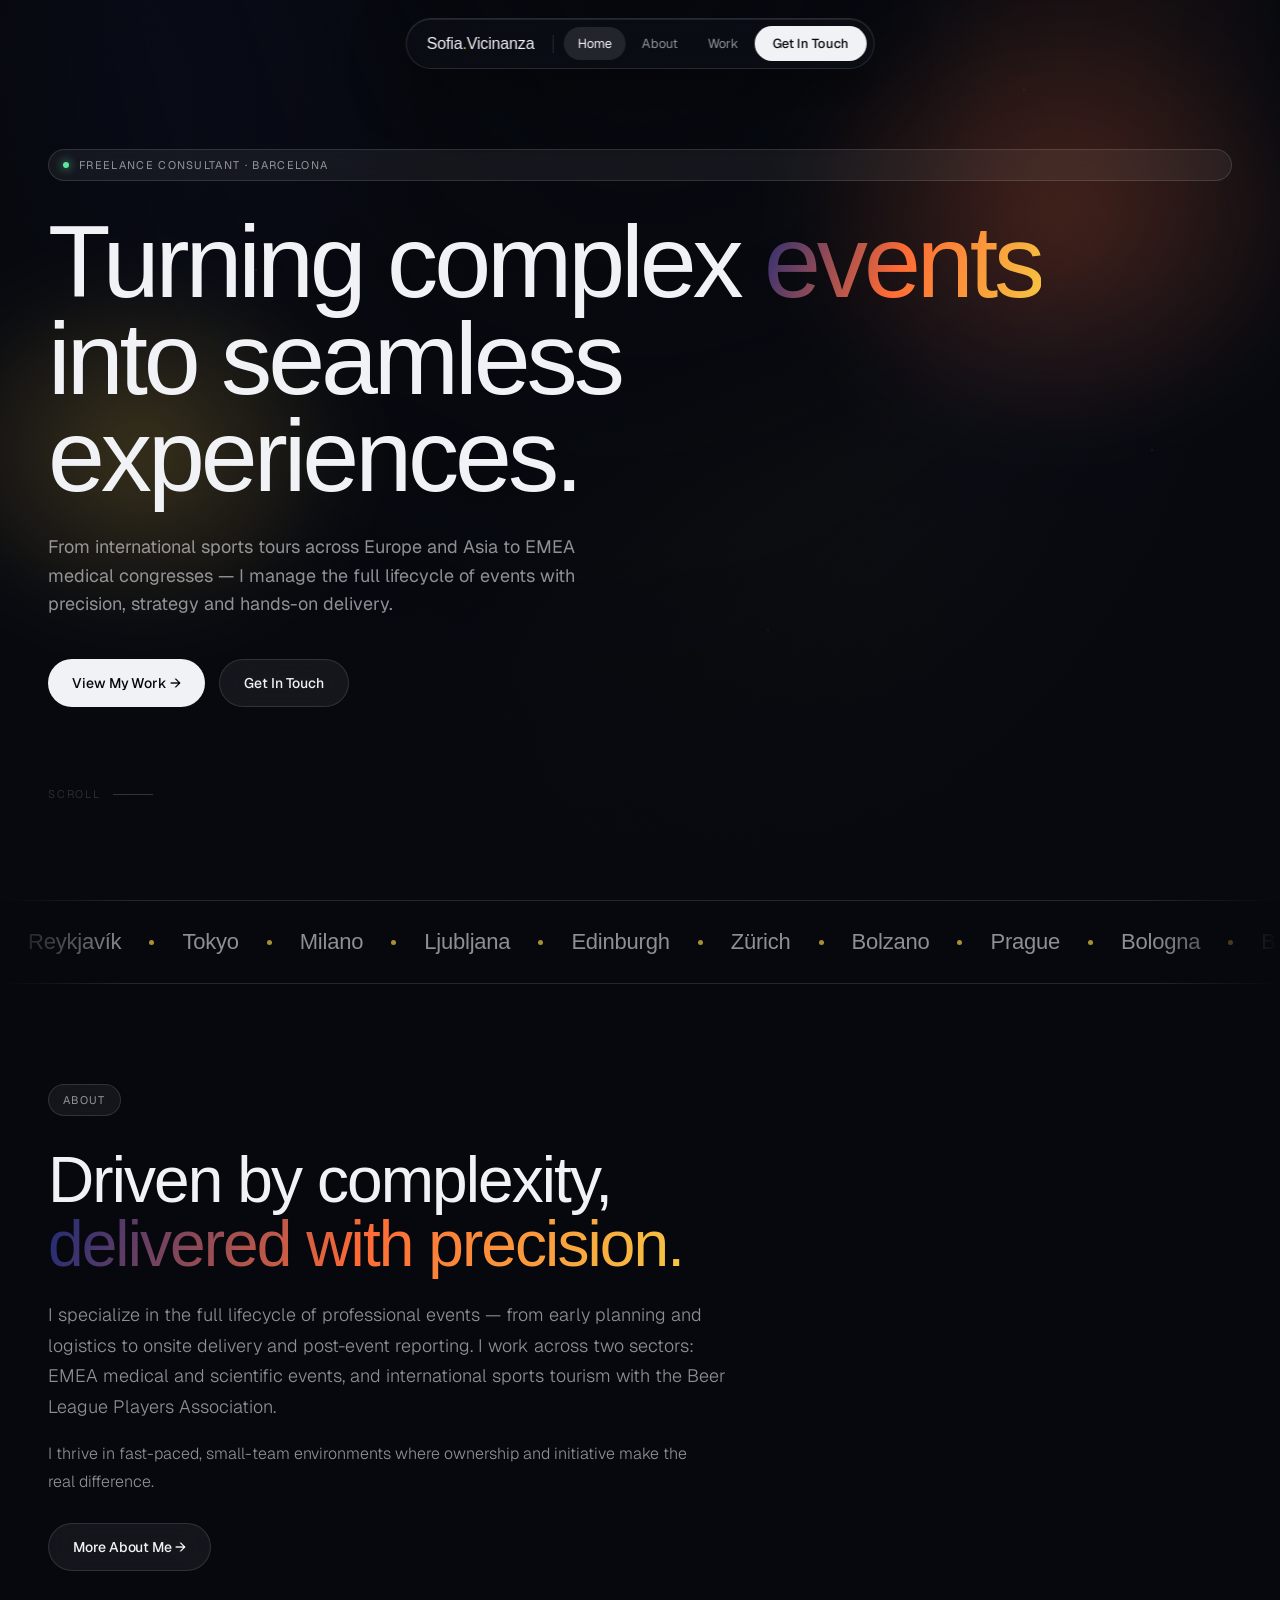
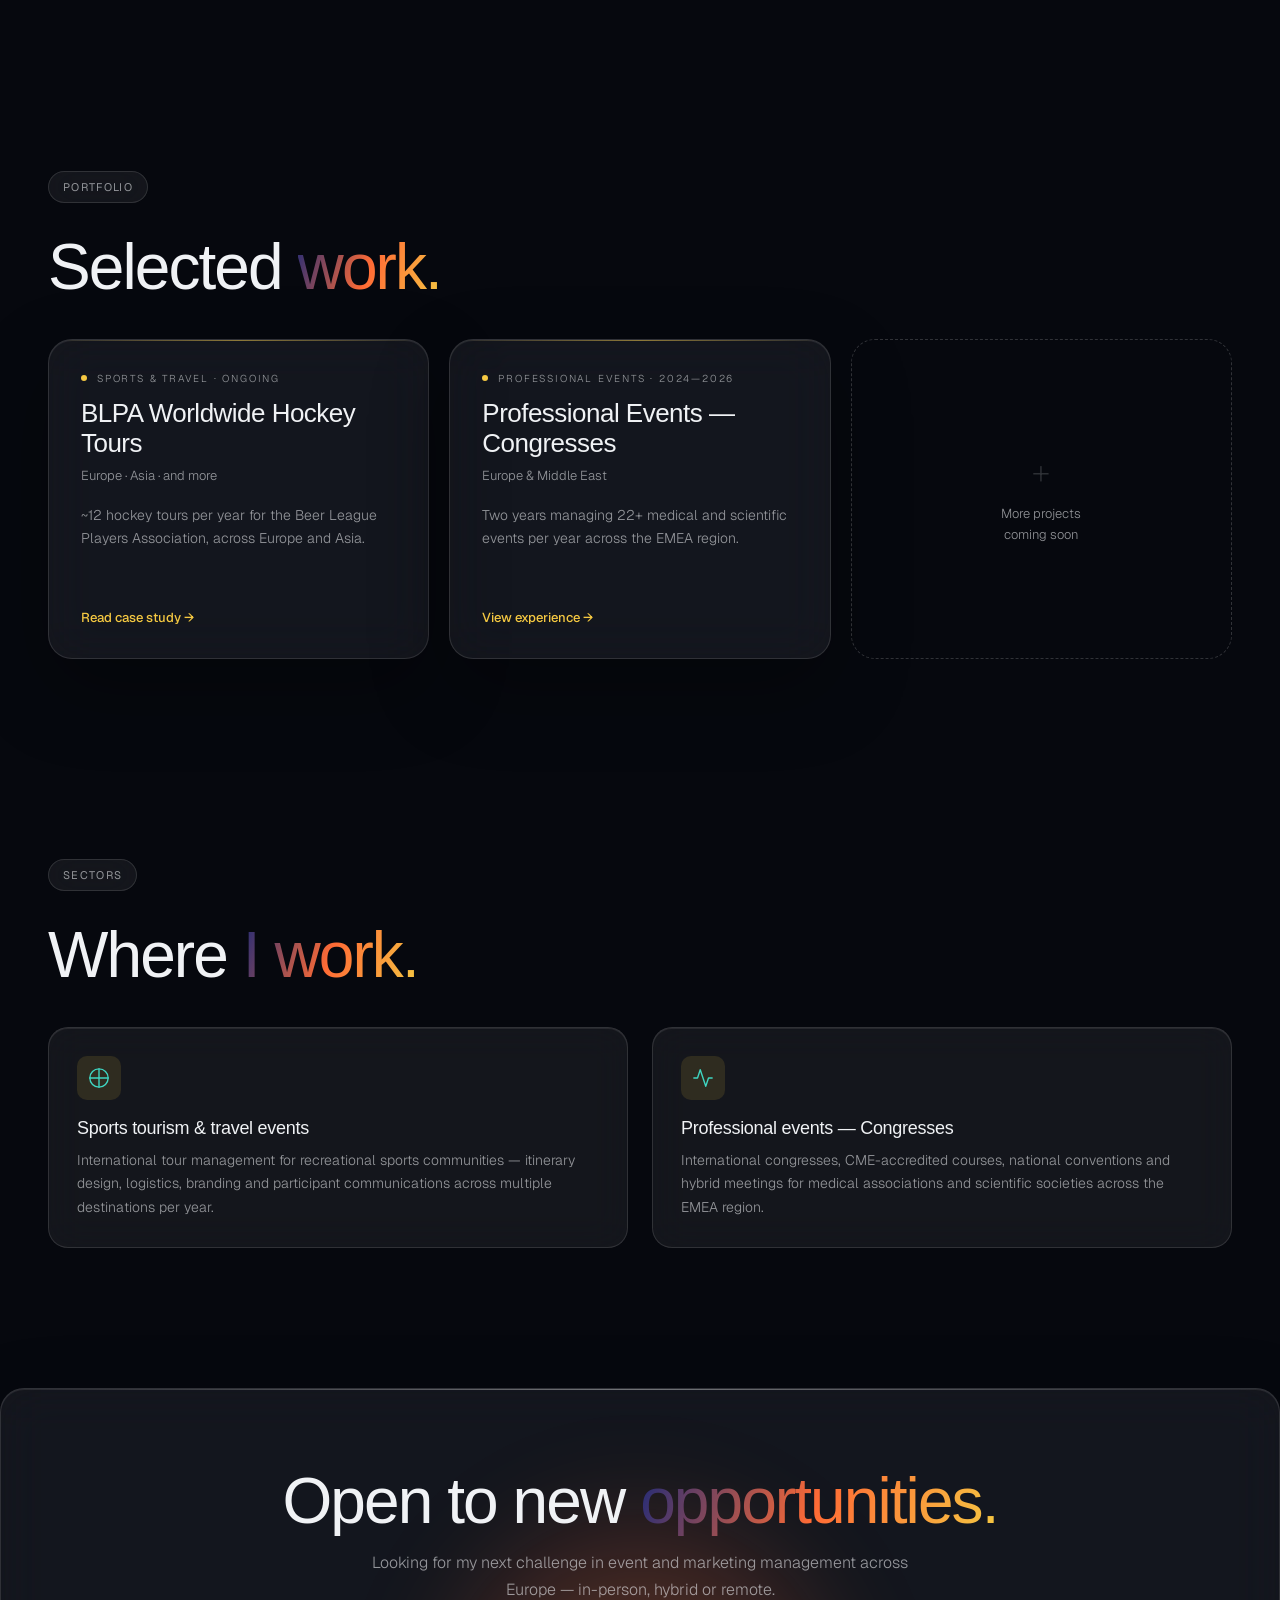
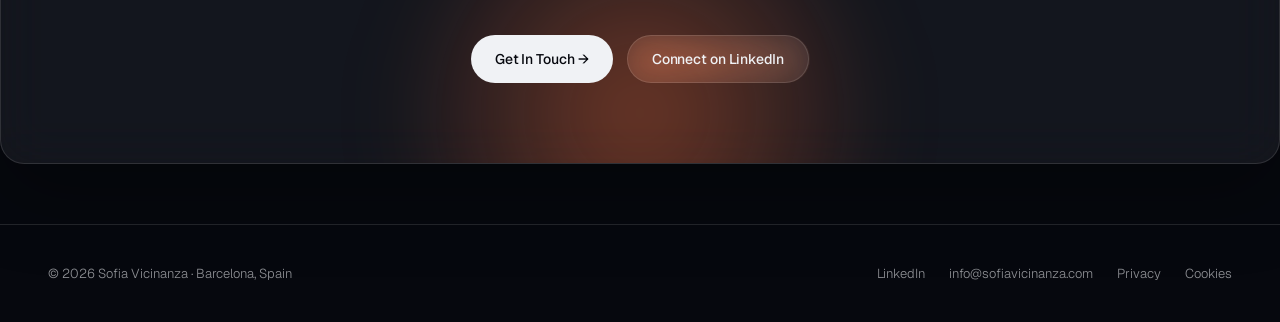
<file: index.html>
<!DOCTYPE html>
<html lang="en">
<head>
<meta charset="UTF-8">
<meta name="viewport" content="width=device-width, initial-scale=1.0">
<link rel="icon" type="image/svg+xml" href="favicon.svg">
<link rel="apple-touch-icon" href="favicon.svg">
<meta name="description" content="Sofia Vicinanza — Event & Marketing Specialist based in Barcelona. EMEA medical events, international hockey tours, full-cycle event management.">
<meta name="keywords" content="event manager, marketing specialist, EMEA events, medical events, sports tourism, Barcelona, freelance event manager">
<meta property="og:title" content="Sofia Vicinanza — Event & Marketing Specialist">
<meta property="og:description" content="From medical congresses to international hockey tours — full-cycle event management across the EMEA region and beyond.">
<meta property="og:type" content="website">
<meta property="og:url" content="https://sofiavicinanza.com">
<title>Sofia Vicinanza — Event & Marketing Specialist</title>
<link rel="preconnect" href="https://fonts.googleapis.com">
<link rel="preconnect" href="https://fonts.gstatic.com" crossorigin>
<link href="https://fonts.googleapis.com/css2?family=Instrument+Serif:ital@0;1&family=Geist:wght@300;400;500&display=swap" rel="stylesheet">
<link href="https://api.fontshare.com/v2/css?f[]=general-sans@300,400,500,600&display=swap" rel="stylesheet">
<link rel="stylesheet" href="style.css?v7">
<meta property="og:image" content="https://sofiavicinanza.com/og-image.png">
<meta property="og:image:width" content="1200">
<meta property="og:image:height" content="630">
<meta property="og:site_name" content="Sofia Vicinanza">
<meta property="og:locale" content="en_US">
<meta name="twitter:card" content="summary_large_image">
<meta name="twitter:image" content="https://sofiavicinanza.com/og-image.png">
</head>
<body>
<div class="aurora"></div>
<div class="aurora-2"></div>
<div class="stars"></div>
<div class="noise"></div>

<div class="site">

  <nav>
    <a href="/" class="nav-logo">Sofia<i>.</i>Vicinanza</a>
    <ul class="nav-links" id="nav-links">
      <li><a href="/" class="active">Home</a></li>
      <li><a href="about.html">About</a></li>
      <li><a href="work.html">Work</a></li>
      <li><a href="contact.html" class="nav-cta">Get In Touch</a></li>
    </ul>
    <button class="nav-hamburger" id="hamburger" aria-label="Menu" onclick="toggleMenu()"><span></span><span></span><span></span></button>
  </nav>

  <section class="hero">
    <div class="hero-tag"><span style="width:6px;height:6px;border-radius:50%;background:var(--success);box-shadow:0 0 10px var(--success)"></span>Freelance Consultant · Barcelona</div>
    <h1>Turning complex <em>events</em> into seamless experiences.</h1>
    <p class="hero-sub">From international sports tours across Europe and Asia to EMEA medical congresses — I manage the full lifecycle of events with precision, strategy and hands-on delivery.</p>
    <div class="hero-btns">
      <a href="work.html" class="btn-primary">View My Work →</a>
      <a href="contact.html" class="btn-outline">Get In Touch</a>
    </div>
    <div class="scroll-cue"><span>Scroll</span></div>
  </section>

  <div class="marquee">
    <div class="marquee-inner">
      <span class="loc">Reykjavík</span><span class="dot"></span>
      <span class="loc">Tokyo</span><span class="dot"></span>
      <span class="loc">Milano</span><span class="dot"></span>
      <span class="loc">Ljubljana</span><span class="dot"></span>
      <span class="loc">Edinburgh</span><span class="dot"></span>
      <span class="loc">Zürich</span><span class="dot"></span>
      <span class="loc">Bolzano</span><span class="dot"></span>
      <span class="loc">Prague</span><span class="dot"></span>
      <span class="loc">Bologna</span><span class="dot"></span>
      <span class="loc">Barcelona</span><span class="dot"></span>
      <span class="loc">Reykjavík</span><span class="dot"></span>
      <span class="loc">Tokyo</span><span class="dot"></span>
      <span class="loc">Milano</span><span class="dot"></span>
      <span class="loc">Ljubljana</span><span class="dot"></span>
      <span class="loc">Edinburgh</span><span class="dot"></span>
      <span class="loc">Zürich</span><span class="dot"></span>
      <span class="loc">Bolzano</span><span class="dot"></span>
      <span class="loc">Prague</span><span class="dot"></span>
      <span class="loc">Bologna</span><span class="dot"></span>
      <span class="loc">Barcelona</span><span class="dot"></span>
    </div>
  </div>

  <section class="section">
    <div class="section-label">About</div>
    <h2>Driven by complexity,<br><em>delivered with precision.</em></h2>
    <p class="lead">I specialize in the full lifecycle of professional events — from early planning and logistics to onsite delivery and post-event reporting. I work across two sectors: EMEA medical and scientific events, and international sports tourism with the Beer League Players Association.</p>
    <p>I thrive in fast-paced, small-team environments where ownership and initiative make the real difference.</p>
    <div style="margin-top:28px">
      <a href="about.html" class="btn-outline">More About Me →</a>
    </div>
  </section>

  <section class="section">
    <div class="section-label">Portfolio</div>
    <h2>Selected <em>work.</em></h2>

    <div class="three-col">
      <a href="blpa.html" class="card">
        <div class="card-body">
          <div class="card-tag">Sports &amp; Travel · Ongoing</div>
          <div class="card-title">BLPA Worldwide Hockey Tours</div>
          <div class="card-loc">Europe · Asia · and more</div>
          <p style="font-size:14px;margin-bottom:24px">~12 hockey tours per year for the Beer League Players Association, across Europe and Asia.</p>
          <div class="card-link">Read case study →</div>
        </div>
      </a>

      <a href="medical-events.html" class="card">
        <div class="card-body">
          <div class="card-tag">Professional Events · 2024—2026</div>
          <div class="card-title">Professional Events — Congresses</div>
          <div class="card-loc">Europe &amp; Middle East</div>
          <p style="font-size:14px;margin-bottom:24px">Two years managing 22+ medical and scientific events per year across the EMEA region.</p>
          <div class="card-link">View experience →</div>
        </div>
      </a>

      <div class="card card-dashed">
        <div class="card-dashed-inner">
          <div class="card-dashed-plus">+</div>
          <div class="card-dashed-text">More projects<br>coming soon</div>
        </div>
      </div>
    </div>
  </section>

  <section class="section">
    <div class="section-label">Sectors</div>
    <h2>Where <em>I work.</em></h2>
    <div class="two-col">
      <div class="highlight-card">
        <div class="highlight-icon">
          <svg viewBox="0 0 24 24" fill="none" stroke="#3FD6C2" stroke-width="1.5" stroke-linecap="round" stroke-linejoin="round"><circle cx="12" cy="12" r="10"/><path d="M12 2v20M2 12h20"/></svg>
        </div>
        <h3>Sports tourism &amp; travel events</h3>
        <p>International tour management for recreational sports communities — itinerary design, logistics, branding and participant communications across multiple destinations per year.</p>
      </div>
      <div class="highlight-card">
        <div class="highlight-icon">
          <svg viewBox="0 0 24 24" fill="none" stroke="#3FD6C2" stroke-width="1.5" stroke-linecap="round" stroke-linejoin="round"><path d="M22 12h-4l-3 9L9 3l-3 9H2"/></svg>
        </div>
        <h3>Professional events — Congresses</h3>
        <p>International congresses, CME-accredited courses, national conventions and hybrid meetings for medical associations and scientific societies across the EMEA region.</p>
      </div>
    </div>
  </section>

  <div class="cta-section">
    <h2>Open to new <em>opportunities.</em></h2>
    <p>Looking for my next challenge in event and marketing management across Europe — in-person, hybrid or remote.</p>
    <div class="cta-btns">
      <a href="contact.html" class="btn-primary">Get In Touch →</a>
      <a href="https://www.linkedin.com/in/sofia-vicinanza-438909208" target="_blank" rel="noopener" class="btn-outline">Connect on LinkedIn</a>
    </div>
  </div>

  <footer>
    <div class="footer-name">© 2026 Sofia Vicinanza · Barcelona, Spain</div>
    <div class="footer-links">
      <a href="https://www.linkedin.com/in/sofia-vicinanza-438909208" target="_blank" rel="noopener">LinkedIn</a>
      <a href="mailto:info@sofiavicinanza.com">info@sofiavicinanza.com</a>
      <a href="privacy.html">Privacy</a>
      <a href="cookies.html">Cookies</a>
    </div>
  </footer>

</div>
<script src="script.js?v7"></script>
</body>
</html>
</file>
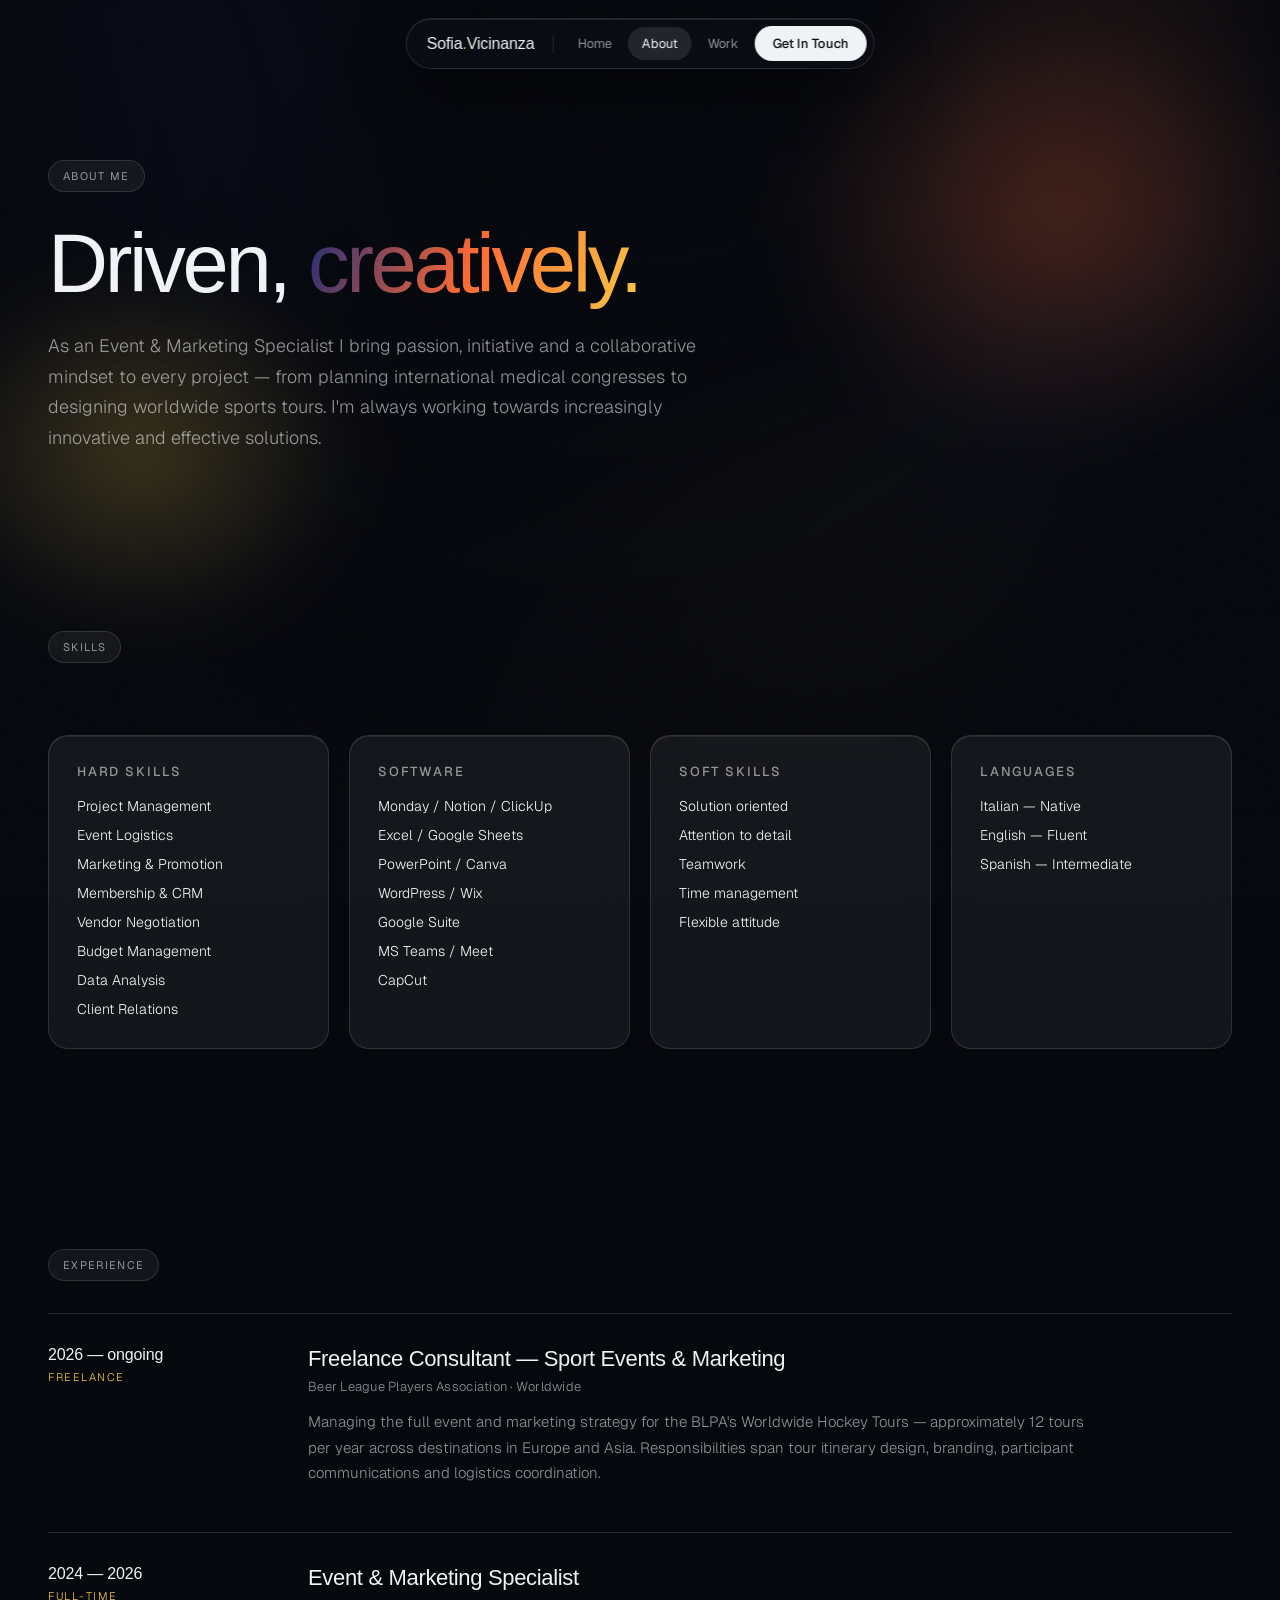
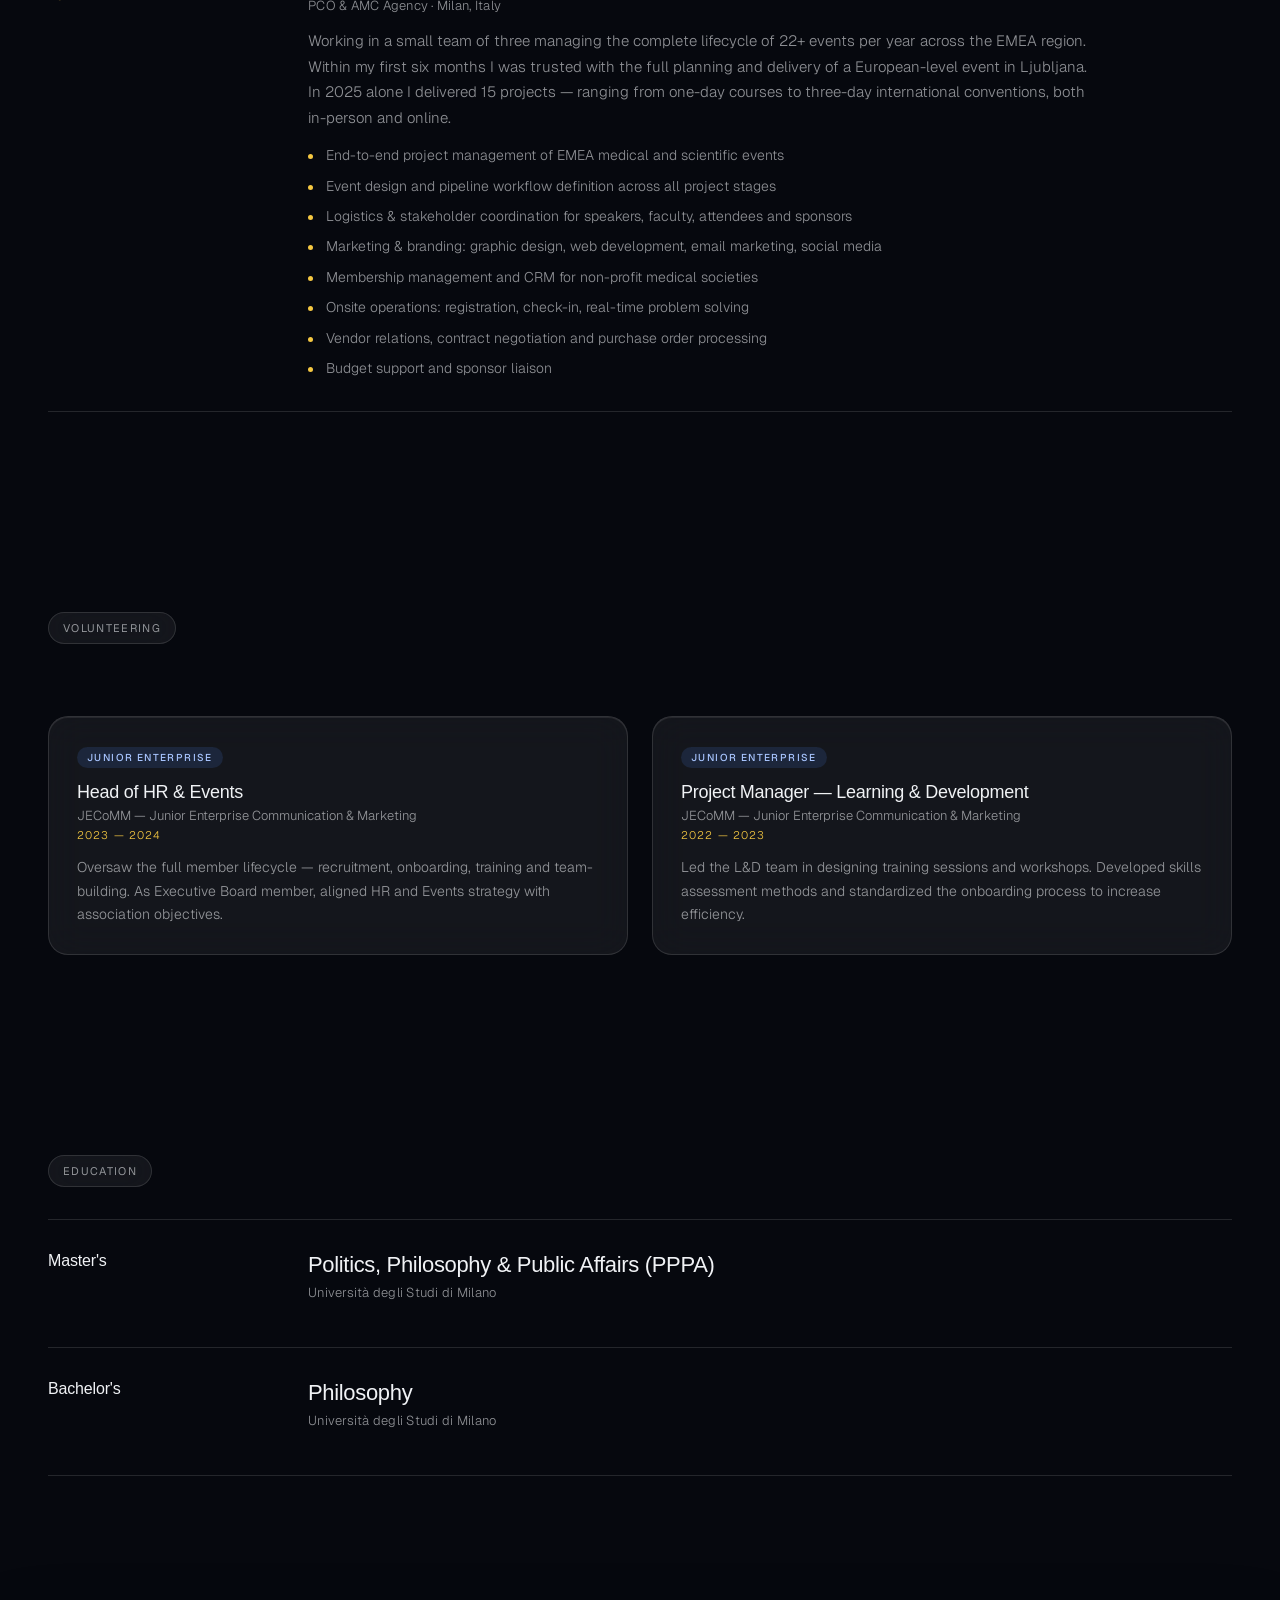
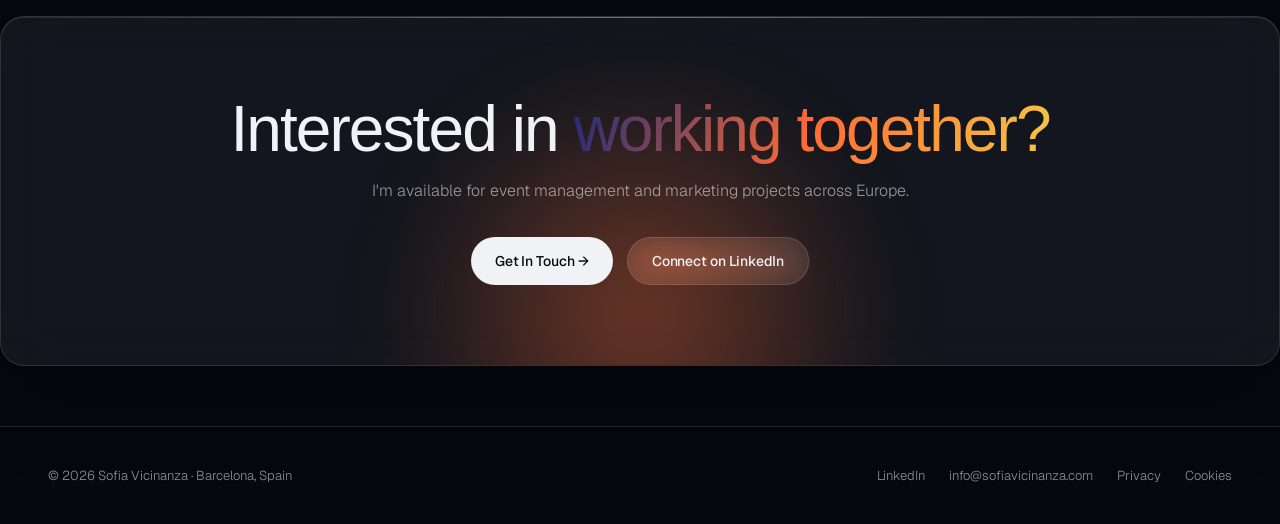
<file: about.html>
<!DOCTYPE html>
<html lang="en">
<head>
<meta charset="UTF-8">
<meta name="viewport" content="width=device-width, initial-scale=1.0">
<link rel="icon" type="image/svg+xml" href="favicon.svg">
<link rel="apple-touch-icon" href="favicon.svg">
<meta name="description" content="About Sofia Vicinanza — Event & Marketing Specialist with experience in EMEA medical events and international sports tourism. Based in Barcelona.">
<title>About — Sofia Vicinanza</title>
<link rel="preconnect" href="https://fonts.googleapis.com">
<link rel="preconnect" href="https://fonts.gstatic.com" crossorigin>
<link href="https://fonts.googleapis.com/css2?family=Instrument+Serif:ital@0;1&family=Geist:wght@300;400;500&display=swap" rel="stylesheet">
<link href="https://api.fontshare.com/v2/css?f[]=general-sans@300,400,500,600&display=swap" rel="stylesheet">
<link rel="stylesheet" href="style.css?v7">
<meta property="og:image" content="https://sofiavicinanza.com/og-image.png">
<meta property="og:image:width" content="1200">
<meta property="og:image:height" content="630">
<meta property="og:site_name" content="Sofia Vicinanza">
<meta property="og:locale" content="en_US">
<meta name="twitter:card" content="summary_large_image">
<meta name="twitter:image" content="https://sofiavicinanza.com/og-image.png">
</head>
<body>
<div class="aurora"></div>
<div class="aurora-2"></div>
<div class="stars"></div>
<div class="noise"></div>

<div class="site">

  <nav>
    <a href="/" class="nav-logo">Sofia<i>.</i>Vicinanza</a>
    <ul class="nav-links" id="nav-links">
      <li><a href="/">Home</a></li>
      <li><a href="about.html" class="active">About</a></li>
      <li><a href="work.html">Work</a></li>
      <li><a href="contact.html" class="nav-cta">Get In Touch</a></li>
    </ul>
    <button class="nav-hamburger" id="hamburger" aria-label="Menu" onclick="toggleMenu()"><span></span><span></span><span></span></button>
  </nav>

  <div class="page-hero">
    <div class="hero-tag">About me</div>
    <h1>Driven, <em>creatively.</em></h1>
    <p class="lead">As an Event &amp; Marketing Specialist I bring passion, initiative and a collaborative mindset to every project — from planning international medical congresses to designing worldwide sports tours. I'm always working towards increasingly innovative and effective solutions.</p>
  </div>

  <section class="section">
    <div class="section-label">Skills</div>
    <div class="four-col">
      <div class="skill-group">
        <h3>Hard skills</h3>
        <ul>
          <li>Project Management</li>
          <li>Event Logistics</li>
          <li>Marketing &amp; Promotion</li>
          <li>Membership &amp; CRM</li>
          <li>Vendor Negotiation</li>
          <li>Budget Management</li>
          <li>Data Analysis</li>
          <li>Client Relations</li>
        </ul>
      </div>
      <div class="skill-group">
        <h3>Software</h3>
        <ul>
          <li>Monday / Notion / ClickUp</li>
          <li>Excel / Google Sheets</li>
          <li>PowerPoint / Canva</li>
          <li>WordPress / Wix</li>
          <li>Google Suite</li>
          <li>MS Teams / Meet</li>
          <li>CapCut</li>
        </ul>
      </div>
      <div class="skill-group">
        <h3>Soft skills</h3>
        <ul>
          <li>Solution oriented</li>
          <li>Attention to detail</li>
          <li>Teamwork</li>
          <li>Time management</li>
          <li>Flexible attitude</li>
        </ul>
      </div>
      <div class="skill-group">
        <h3>Languages</h3>
        <ul>
          <li>Italian — Native</li>
          <li>English — Fluent</li>
          <li>Spanish — Intermediate</li>
        </ul>
      </div>
    </div>
  </section>

  <section class="section">
    <div class="section-label">Experience</div>

    <div class="timeline-item">
      <div class="timeline-date">
        <span class="timeline-period">2026 — ongoing</span>
        <span class="timeline-type">Freelance</span>
      </div>
      <div class="timeline-content">
        <h3>Freelance Consultant — Sport Events &amp; Marketing</h3>
        <span class="timeline-company">Beer League Players Association · Worldwide</span>
        <p>Managing the full event and marketing strategy for the BLPA's Worldwide Hockey Tours — approximately 12 tours per year across destinations in Europe and Asia. Responsibilities span tour itinerary design, branding, participant communications and logistics coordination.</p>
      </div>
    </div>

    <div class="timeline-item">
      <div class="timeline-date">
        <span class="timeline-period">2024 — 2026</span>
        <span class="timeline-type">Full-time</span>
      </div>
      <div class="timeline-content">
        <h3>Event &amp; Marketing Specialist</h3>
        <span class="timeline-company">PCO &amp; AMC Agency · Milan, Italy</span>
        <p>Working in a small team of three managing the complete lifecycle of 22+ events per year across the EMEA region. Within my first six months I was trusted with the full planning and delivery of a European-level event in Ljubljana. In 2025 alone I delivered 15 projects — ranging from one-day courses to three-day international conventions, both in-person and online.</p>
        <ul class="resp-list">
          <li>End-to-end project management of EMEA medical and scientific events</li>
          <li>Event design and pipeline workflow definition across all project stages</li>
          <li>Logistics &amp; stakeholder coordination for speakers, faculty, attendees and sponsors</li>
          <li>Marketing &amp; branding: graphic design, web development, email marketing, social media</li>
          <li>Membership management and CRM for non-profit medical societies</li>
          <li>Onsite operations: registration, check-in, real-time problem solving</li>
          <li>Vendor relations, contract negotiation and purchase order processing</li>
          <li>Budget support and sponsor liaison</li>
        </ul>
      </div>
    </div>
  </section>

  <section class="section">
    <div class="section-label">Volunteering</div>
    <div class="two-col">
      <div class="vol-card">
        <span class="vol-badge">Junior Enterprise</span>
        <div class="role">Head of HR &amp; Events</div>
        <div class="org">JECoMM — Junior Enterprise Communication &amp; Marketing</div>
        <div class="period">2023 — 2024</div>
        <p>Oversaw the full member lifecycle — recruitment, onboarding, training and team-building. As Executive Board member, aligned HR and Events strategy with association objectives.</p>
      </div>
      <div class="vol-card">
        <span class="vol-badge">Junior Enterprise</span>
        <div class="role">Project Manager — Learning &amp; Development</div>
        <div class="org">JECoMM — Junior Enterprise Communication &amp; Marketing</div>
        <div class="period">2022 — 2023</div>
        <p>Led the L&amp;D team in designing training sessions and workshops. Developed skills assessment methods and standardized the onboarding process to increase efficiency.</p>
      </div>
    </div>
  </section>

  <section class="section">
    <div class="section-label">Education</div>
    <div class="timeline-item">
      <div class="timeline-date">
        <span class="timeline-period">Master's</span>
      </div>
      <div class="timeline-content">
        <h3>Politics, Philosophy &amp; Public Affairs (PPPA)</h3>
        <span class="timeline-company">Università degli Studi di Milano</span>
      </div>
    </div>
    <div class="timeline-item">
      <div class="timeline-date">
        <span class="timeline-period">Bachelor's</span>
      </div>
      <div class="timeline-content">
        <h3>Philosophy</h3>
        <span class="timeline-company">Università degli Studi di Milano</span>
      </div>
    </div>
  </section>

  <div class="cta-section">
    <h2>Interested in <em>working together?</em></h2>
    <p>I'm available for event management and marketing projects across Europe.</p>
    <div class="cta-btns">
      <a href="contact.html" class="btn-primary">Get In Touch →</a>
      <a href="https://www.linkedin.com/in/sofia-vicinanza-438909208" target="_blank" rel="noopener" class="btn-outline">Connect on LinkedIn</a>
    </div>
  </div>

  <footer>
    <div class="footer-name">© 2026 Sofia Vicinanza · Barcelona, Spain</div>
    <div class="footer-links">
      <a href="https://www.linkedin.com/in/sofia-vicinanza-438909208" target="_blank" rel="noopener">LinkedIn</a>
      <a href="mailto:info@sofiavicinanza.com">info@sofiavicinanza.com</a>
      <a href="privacy.html">Privacy</a>
      <a href="cookies.html">Cookies</a>
    </div>
  </footer>

</div>
<script src="script.js?v7"></script>
</body>
</html>
</file>
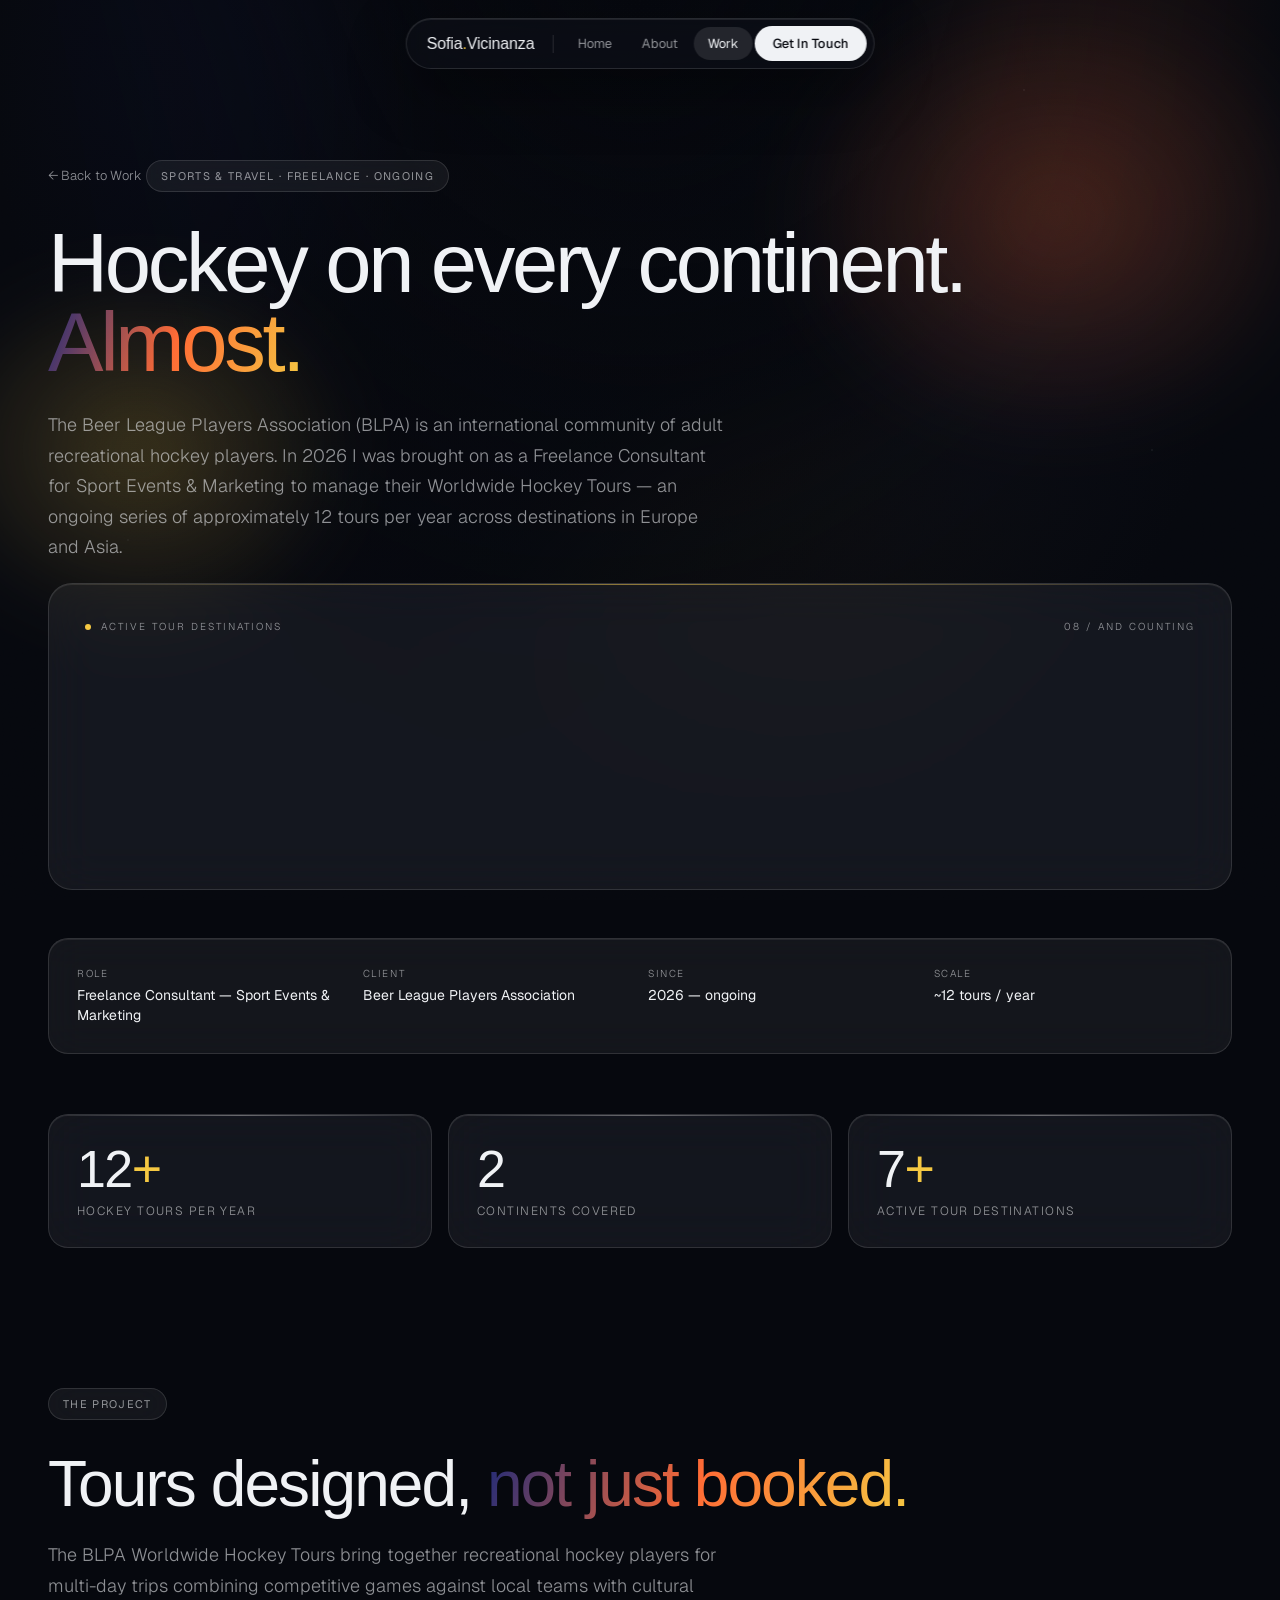
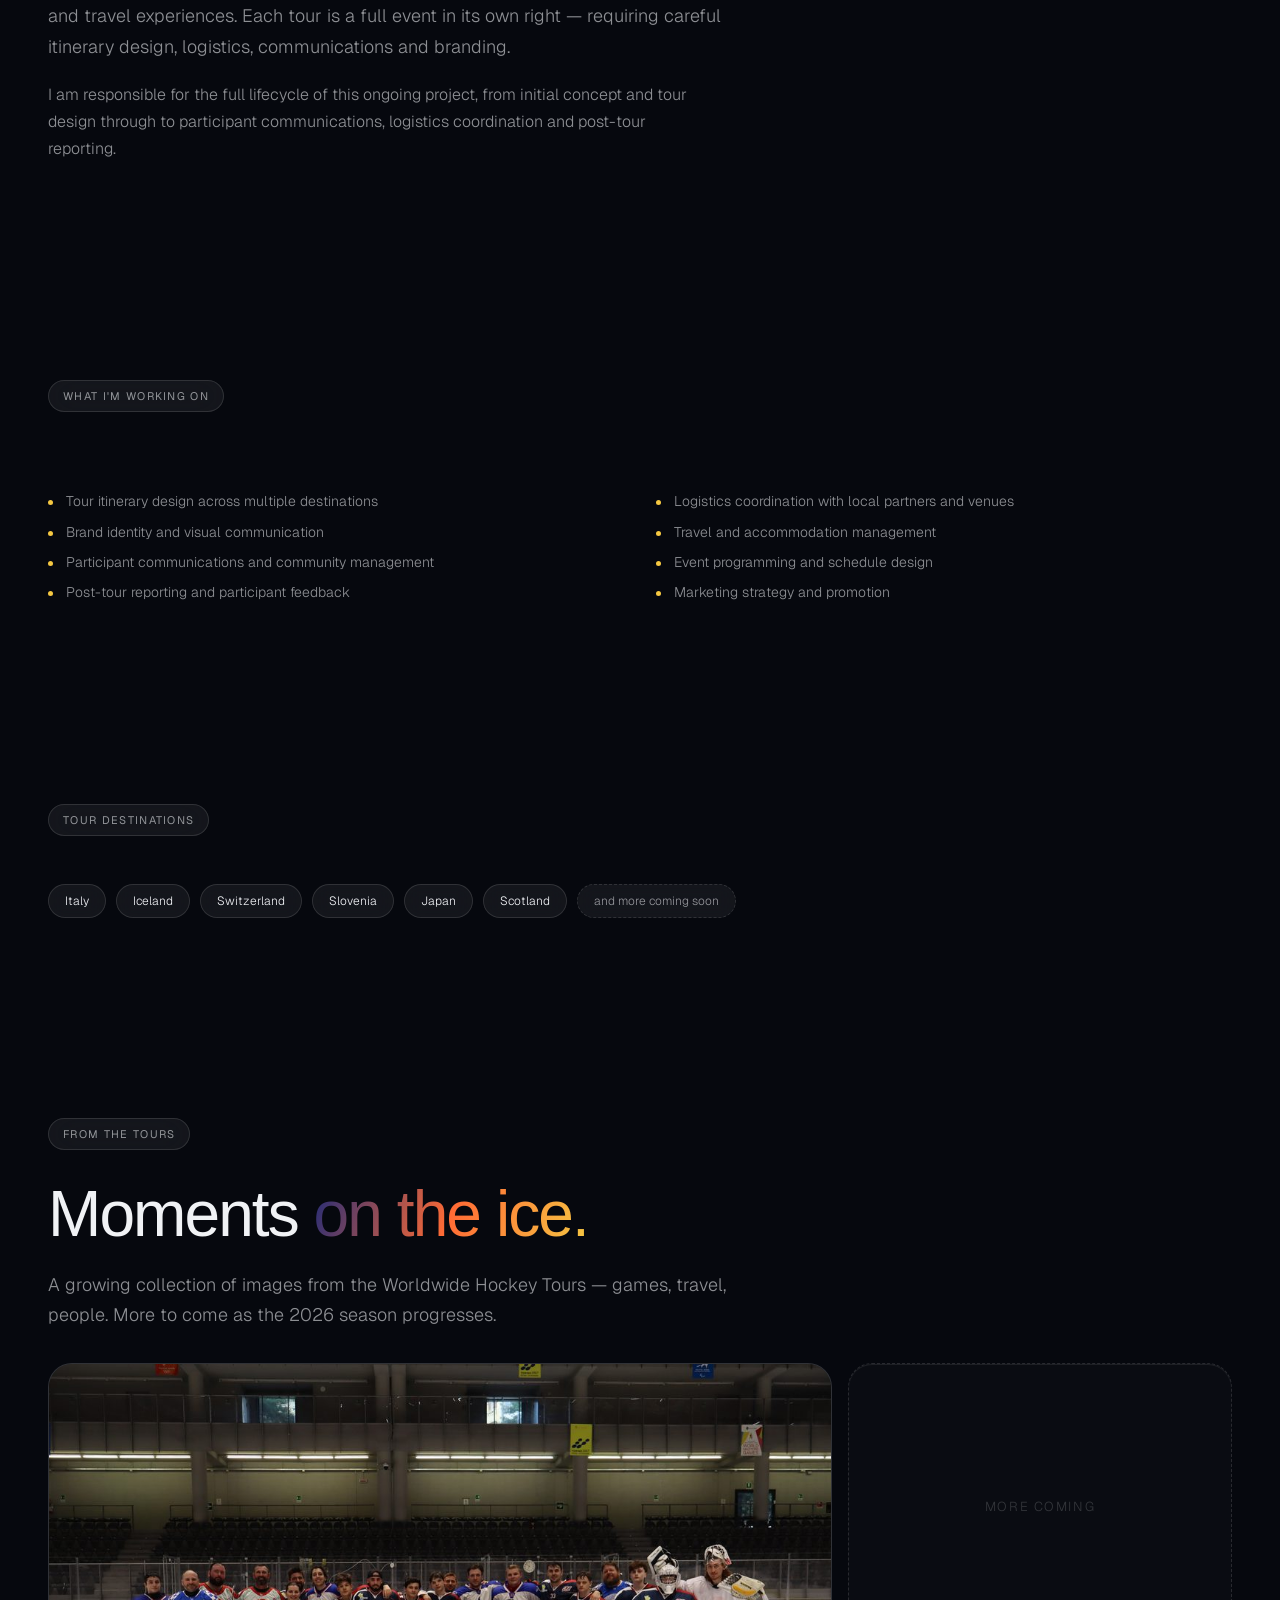
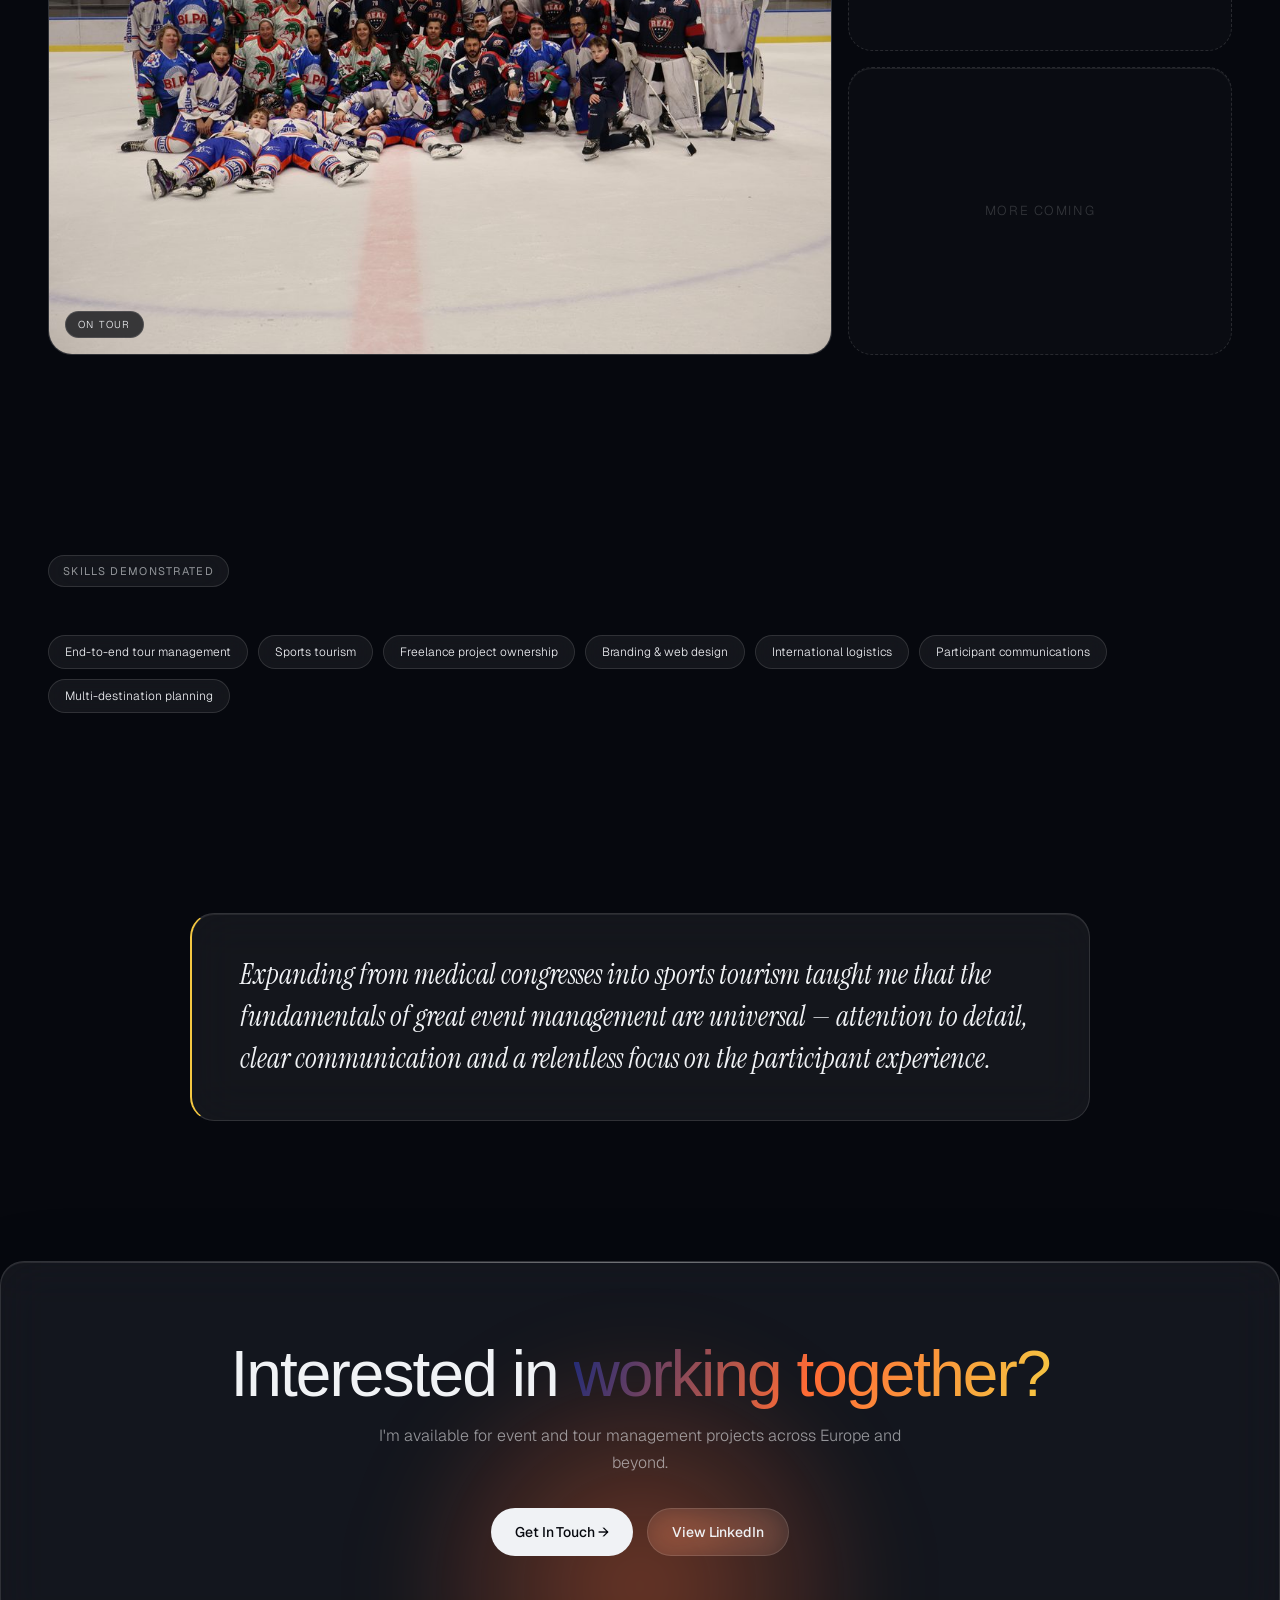
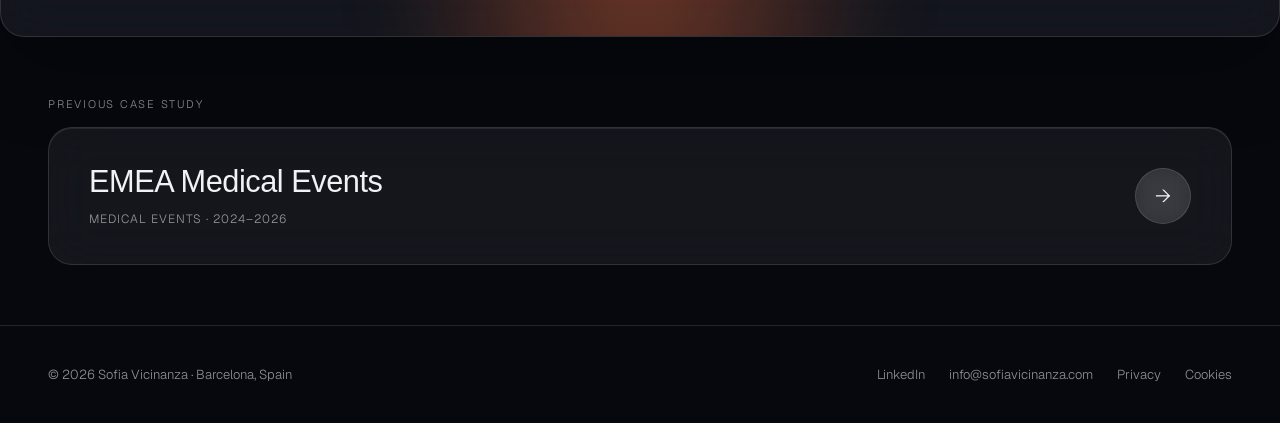
<file: blpa.html>
<!DOCTYPE html>
<html lang="en">
<head>
<meta charset="UTF-8">
<meta name="viewport" content="width=device-width, initial-scale=1.0">
<link rel="icon" type="image/svg+xml" href="favicon.svg">
<link rel="apple-touch-icon" href="favicon.svg">
<meta name="description" content="BLPA Worldwide Hockey Tours — Sofia Vicinanza manages international hockey tour events for the Beer League Players Association across Europe and Asia.">
<title>BLPA Worldwide Hockey Tours — Sofia Vicinanza</title>
<link rel="preconnect" href="https://fonts.googleapis.com">
<link rel="preconnect" href="https://fonts.gstatic.com" crossorigin>
<link href="https://fonts.googleapis.com/css2?family=Instrument+Serif:ital@0;1&family=Geist:wght@300;400;500&display=swap" rel="stylesheet">
<link href="https://api.fontshare.com/v2/css?f[]=general-sans@300,400,500,600&display=swap" rel="stylesheet">
<link rel="stylesheet" href="style.css?v7">
<meta property="og:image" content="https://sofiavicinanza.com/og-image.png">
<meta property="og:image:width" content="1200">
<meta property="og:image:height" content="630">
<meta property="og:site_name" content="Sofia Vicinanza">
<meta property="og:locale" content="en_US">
<meta name="twitter:card" content="summary_large_image">
<meta name="twitter:image" content="https://sofiavicinanza.com/og-image.png">
</head>
<body>
<div class="aurora"></div>
<div class="aurora-2"></div>
<div class="stars"></div>
<div class="noise"></div>

<div class="site">

  <nav>
    <a href="/" class="nav-logo">Sofia<i>.</i>Vicinanza</a>
    <ul class="nav-links" id="nav-links">
      <li><a href="/">Home</a></li>
      <li><a href="about.html">About</a></li>
      <li><a href="work.html" class="active">Work</a></li>
      <li><a href="contact.html" class="nav-cta">Get In Touch</a></li>
    </ul>
    <button class="nav-hamburger" id="hamburger" aria-label="Menu" onclick="toggleMenu()"><span></span><span></span><span></span></button>
  </nav>

  <div class="page-hero">
    <a href="work.html" class="back">← Back to Work</a>
    <div class="hero-tag">Sports &amp; Travel · Freelance · Ongoing</div>
    <h1>Hockey on every continent.<br><em>Almost.</em></h1>
    <p class="lead">The Beer League Players Association (BLPA) is an international community of adult recreational hockey players. In 2026 I was brought on as a Freelance Consultant for Sport Events &amp; Marketing to manage their Worldwide Hockey Tours — an ongoing series of approximately 12 tours per year across destinations in Europe and Asia.</p>

    <div class="constellation-banner">
      <div class="constellation-label">
        <span class="eyebrow">Active tour destinations</span>
        <span class="count">08 / and counting</span>
      </div>
      <svg class="const-svg" viewBox="0 0 1200 260" preserveAspectRatio="xMidYMid meet" aria-hidden="true">
        <line class="const-line l1" x1="120" y1="190" x2="260" y2="100"/>
        <line class="const-line l2" x1="260" y1="100" x2="420" y2="150"/>
        <line class="const-line l3" x1="420" y1="150" x2="560" y2="70"/>
        <line class="const-line l4" x1="560" y1="70"  x2="720" y2="130"/>
        <line class="const-line l5" x1="720" y1="130" x2="860" y2="60"/>
        <line class="const-line l6" x1="860" y1="60"  x2="980" y2="180"/>
        <line class="const-line l7" x1="980" y1="180" x2="1100" y2="110"/>

        <circle class="const-node n1" cx="120"  cy="190" r="0"/>
        <text  class="const-label n1" x="120"  y="215" text-anchor="middle">Milano</text>

        <circle class="const-node n2" cx="260"  cy="100" r="0"/>
        <text  class="const-label n2" x="260"  y="85"  text-anchor="middle">Zürich</text>

        <circle class="const-node n3" cx="420"  cy="150" r="0"/>
        <text  class="const-label n3" x="420"  y="175" text-anchor="middle">Bolzano</text>

        <circle class="const-node n4" cx="560"  cy="70"  r="0"/>
        <text  class="const-label n4" x="560"  y="55"  text-anchor="middle">Ljubljana</text>

        <circle class="const-node n5" cx="720"  cy="130" r="0"/>
        <text  class="const-label n5" x="720"  y="155" text-anchor="middle">Edinburgh</text>

        <circle class="const-node n6" cx="860"  cy="60"  r="0"/>
        <text  class="const-label n6" x="860"  y="45"  text-anchor="middle">Reykjavík</text>

        <circle class="const-node n7" cx="980"  cy="180" r="0"/>
        <text  class="const-label n7" x="980"  y="205" text-anchor="middle">Barcelona</text>

        <circle class="const-node n8" cx="1100" cy="110" r="0"/>
        <text  class="const-label n8" x="1100" y="95"  text-anchor="middle">Tokyo</text>
      </svg>
    </div>

    <div class="meta-row">
      <div class="meta-item"><div class="meta-label-sm">Role</div><div class="meta-value">Freelance Consultant — Sport Events &amp; Marketing</div></div>
      <div class="meta-item"><div class="meta-label-sm">Client</div><div class="meta-value">Beer League Players Association</div></div>
      <div class="meta-item"><div class="meta-label-sm">Since</div><div class="meta-value">2026 — ongoing</div></div>
      <div class="meta-item"><div class="meta-label-sm">Scale</div><div class="meta-value">~12 tours / year</div></div>
    </div>
  </div>

  <div class="stats-bar">
    <div class="stat">
      <div class="stat-num">12<span>+</span></div>
      <div class="stat-label">Hockey tours per year</div>
    </div>
    <div class="stat">
      <div class="stat-num">2</div>
      <div class="stat-label">Continents covered</div>
    </div>
    <div class="stat">
      <div class="stat-num">7<span>+</span></div>
      <div class="stat-label">Active tour destinations</div>
    </div>
  </div>

  <section class="section">
    <div class="section-label">The project</div>
    <h2>Tours designed, <em>not just booked.</em></h2>
    <p class="lead">The BLPA Worldwide Hockey Tours bring together recreational hockey players for multi-day trips combining competitive games against local teams with cultural and travel experiences. Each tour is a full event in its own right — requiring careful itinerary design, logistics, communications and branding.</p>
    <p>I am responsible for the full lifecycle of this ongoing project, from initial concept and tour design through to participant communications, logistics coordination and post-tour reporting.</p>
  </section>

  <section class="section">
    <div class="section-label">What I'm working on</div>
    <div class="resp-grid" style="margin-top:32px">
      <ul class="resp-list">
        <li>Tour itinerary design across multiple destinations</li>
        <li>Brand identity and visual communication</li>
        <li>Participant communications and community management</li>
        <li>Post-tour reporting and participant feedback</li>
      </ul>
      <ul class="resp-list">
        <li>Logistics coordination with local partners and venues</li>
        <li>Travel and accommodation management</li>
        <li>Event programming and schedule design</li>
        <li>Marketing strategy and promotion</li>
      </ul>
    </div>
  </section>

  <section class="section">
    <div class="section-label">Tour destinations</div>
    <div class="type-pills" style="margin-top:16px">
      <span class="type-pill">Italy</span>
      <span class="type-pill">Iceland</span>
      <span class="type-pill">Switzerland</span>
      <span class="type-pill">Slovenia</span>
      <span class="type-pill">Japan</span>
      <span class="type-pill">Scotland</span>
      <span class="type-pill dashed">and more coming soon</span>
    </div>
  </section>

  <section class="section">
    <div class="section-label">From the tours</div>
    <h2>Moments <em>on the ice.</em></h2>
    <p class="lead">A growing collection of images from the Worldwide Hockey Tours — games, travel, people. More to come as the 2026 season progresses.</p>
    <div class="gallery">
      <div class="gallery-item feature">
        <img src="img-hockey.jpg" alt="BLPA Worldwide Hockey Tour — players on the ice" loading="lazy">
        <div class="gallery-caption">On tour</div>
      </div>
      <div class="gallery-item placeholder">More coming</div>
      <div class="gallery-item placeholder">More coming</div>
    </div>
  </section>

  <section class="section">
    <div class="section-label">Skills demonstrated</div>
    <div class="type-pills" style="margin-top:16px">
      <span class="type-pill">End-to-end tour management</span>
      <span class="type-pill">Sports tourism</span>
      <span class="type-pill">Freelance project ownership</span>
      <span class="type-pill">Branding &amp; web design</span>
      <span class="type-pill">International logistics</span>
      <span class="type-pill">Participant communications</span>
      <span class="type-pill">Multi-destination planning</span>
    </div>
  </section>

  <section class="section">
    <div class="blockquote">Expanding from medical congresses into sports tourism taught me that the fundamentals of great event management are universal — attention to detail, clear communication and a relentless focus on the participant experience.</div>
  </section>

  <div class="cta-section">
    <h2>Interested in <em>working together?</em></h2>
    <p>I'm available for event and tour management projects across Europe and beyond.</p>
    <div class="cta-btns">
      <a href="contact.html" class="btn-primary">Get In Touch →</a>
      <a href="https://www.linkedin.com/in/sofia-vicinanza-438909208" target="_blank" rel="noopener" class="btn-outline">View LinkedIn</a>
    </div>
  </div>

  <div class="next-project">
    <div class="next-label">Previous case study</div>
    <a href="medical-events.html" class="next-card">
      <div>
        <h3>EMEA Medical Events</h3>
        <span>Medical Events · 2024–2026</span>
      </div>
      <div class="next-arrow">→</div>
    </a>
  </div>

  <footer>
    <div class="footer-name">© 2026 Sofia Vicinanza · Barcelona, Spain</div>
    <div class="footer-links">
      <a href="https://www.linkedin.com/in/sofia-vicinanza-438909208" target="_blank" rel="noopener">LinkedIn</a>
      <a href="mailto:info@sofiavicinanza.com">info@sofiavicinanza.com</a>
      <a href="privacy.html">Privacy</a>
      <a href="cookies.html">Cookies</a>
    </div>
  </footer>

</div>
<script src="script.js?v7"></script>
</body>
</html>
</file>
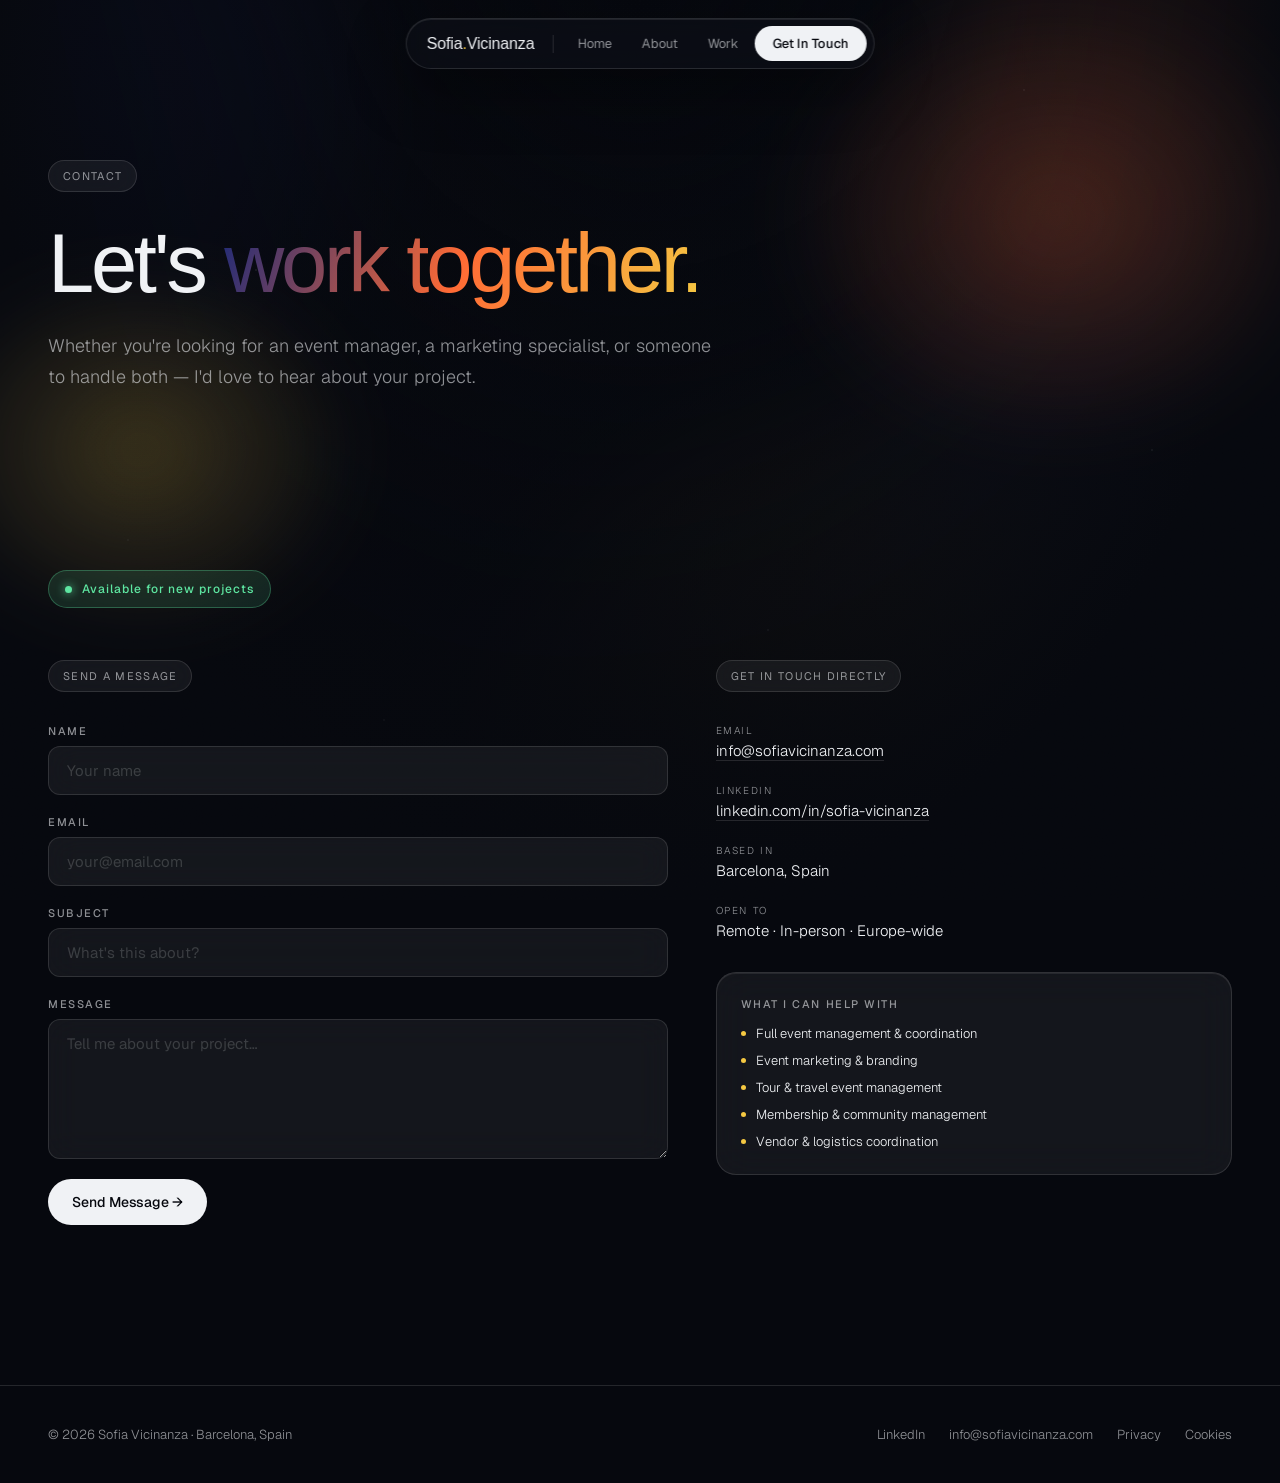
<file: contact.html>
<!DOCTYPE html>
<html lang="en">
<head>
<meta charset="UTF-8">
<meta name="viewport" content="width=device-width, initial-scale=1.0">
<link rel="icon" type="image/svg+xml" href="favicon.svg">
<link rel="apple-touch-icon" href="favicon.svg">
<meta name="description" content="Get in touch with Sofia Vicinanza — Event & Marketing Specialist based in Barcelona, open to opportunities across Europe.">
<title>Contact — Sofia Vicinanza</title>
<link rel="preconnect" href="https://fonts.googleapis.com">
<link rel="preconnect" href="https://fonts.gstatic.com" crossorigin>
<link href="https://fonts.googleapis.com/css2?family=Instrument+Serif:ital@0;1&family=Geist:wght@300;400;500&display=swap" rel="stylesheet">
<link href="https://api.fontshare.com/v2/css?f[]=general-sans@300,400,500,600&display=swap" rel="stylesheet">
<link rel="stylesheet" href="style.css?v7">
<meta property="og:image" content="https://sofiavicinanza.com/og-image.png">
<meta property="og:image:width" content="1200">
<meta property="og:image:height" content="630">
<meta property="og:site_name" content="Sofia Vicinanza">
<meta property="og:locale" content="en_US">
<meta name="twitter:card" content="summary_large_image">
<meta name="twitter:image" content="https://sofiavicinanza.com/og-image.png">
</head>
<body>
<div class="aurora"></div>
<div class="aurora-2"></div>
<div class="stars"></div>
<div class="noise"></div>

<div class="site">

  <nav>
    <a href="/" class="nav-logo">Sofia<i>.</i>Vicinanza</a>
    <ul class="nav-links" id="nav-links">
      <li><a href="/">Home</a></li>
      <li><a href="about.html">About</a></li>
      <li><a href="work.html">Work</a></li>
      <li><a href="contact.html" class="active nav-cta">Get In Touch</a></li>
    </ul>
    <button class="nav-hamburger" id="hamburger" aria-label="Menu" onclick="toggleMenu()"><span></span><span></span><span></span></button>
  </nav>

  <div class="page-hero">
    <div class="hero-tag">Contact</div>
    <h1>Let's <em>work together.</em></h1>
    <p class="lead">Whether you're looking for an event manager, a marketing specialist, or someone to handle both — I'd love to hear about your project.</p>
  </div>

  <section class="section">
    <div class="availability-badge">
      <div class="availability-dot"></div>
      Available for new projects
    </div>

    <div class="contact-grid">
      <div>
        <div class="section-label">Send a message</div>
        <form class="contact-form" id="contact-form">
          <input type="hidden" name="access_key" value="bf0e2def-1714-49a9-a14f-487b66ba714d">
          <input type="hidden" name="subject" value="New message from sofiavicinanza.com">
          <input type="hidden" name="from_name" value="Sofia Vicinanza Portfolio">
          <input type="checkbox" name="botcheck" style="display:none">

          <div class="form-group">
            <label for="name">Name</label>
            <input type="text" id="name" name="name" placeholder="Your name" required>
          </div>
          <div class="form-group">
            <label for="email">Email</label>
            <input type="email" id="email" name="email" placeholder="your@email.com" required>
          </div>
          <div class="form-group">
            <label for="subject-field">Subject</label>
            <input type="text" id="subject-field" name="subject_user" placeholder="What's this about?">
          </div>
          <div class="form-group">
            <label for="message">Message</label>
            <textarea id="message" name="message" placeholder="Tell me about your project…" required></textarea>
          </div>

          <button type="submit" id="submit-btn" class="btn-primary" style="align-self:flex-start">Send Message →</button>

          <div id="form-success" class="form-feedback success" style="display:none">Thank you! I'll get back to you as soon as possible.</div>
          <div id="form-error" class="form-feedback error" style="display:none">Something went wrong. Please try again or email me directly.</div>
        </form>
      </div>

      <div>
        <div class="section-label">Get in touch directly</div>
        <div class="contact-info">
          <div class="contact-item">
            <div class="contact-item-label">Email</div>
            <div class="contact-item-value"><a href="mailto:info@sofiavicinanza.com">info@sofiavicinanza.com</a></div>
          </div>
          <div class="contact-item">
            <div class="contact-item-label">LinkedIn</div>
            <div class="contact-item-value"><a href="https://www.linkedin.com/in/sofia-vicinanza-438909208" target="_blank" rel="noopener">linkedin.com/in/sofia-vicinanza</a></div>
          </div>
          <div class="contact-item">
            <div class="contact-item-label">Based in</div>
            <div class="contact-item-value">Barcelona, Spain</div>
          </div>
          <div class="contact-item">
            <div class="contact-item-label">Open to</div>
            <div class="contact-item-value">Remote · In-person · Europe-wide</div>
          </div>

          <div class="help-card">
            <div class="help-card-label">What I can help with</div>
            <ul class="help-list">
              <li>Full event management &amp; coordination</li>
              <li>Event marketing &amp; branding</li>
              <li>Tour &amp; travel event management</li>
              <li>Membership &amp; community management</li>
              <li>Vendor &amp; logistics coordination</li>
            </ul>
          </div>
        </div>
      </div>
    </div>
  </section>

  <footer>
    <div class="footer-name">© 2026 Sofia Vicinanza · Barcelona, Spain</div>
    <div class="footer-links">
      <a href="https://www.linkedin.com/in/sofia-vicinanza-438909208" target="_blank" rel="noopener">LinkedIn</a>
      <a href="mailto:info@sofiavicinanza.com">info@sofiavicinanza.com</a>
      <a href="privacy.html">Privacy</a>
      <a href="cookies.html">Cookies</a>
    </div>
  </footer>

</div>
<script src="script.js?v7"></script>
</body>
</html>
</file>
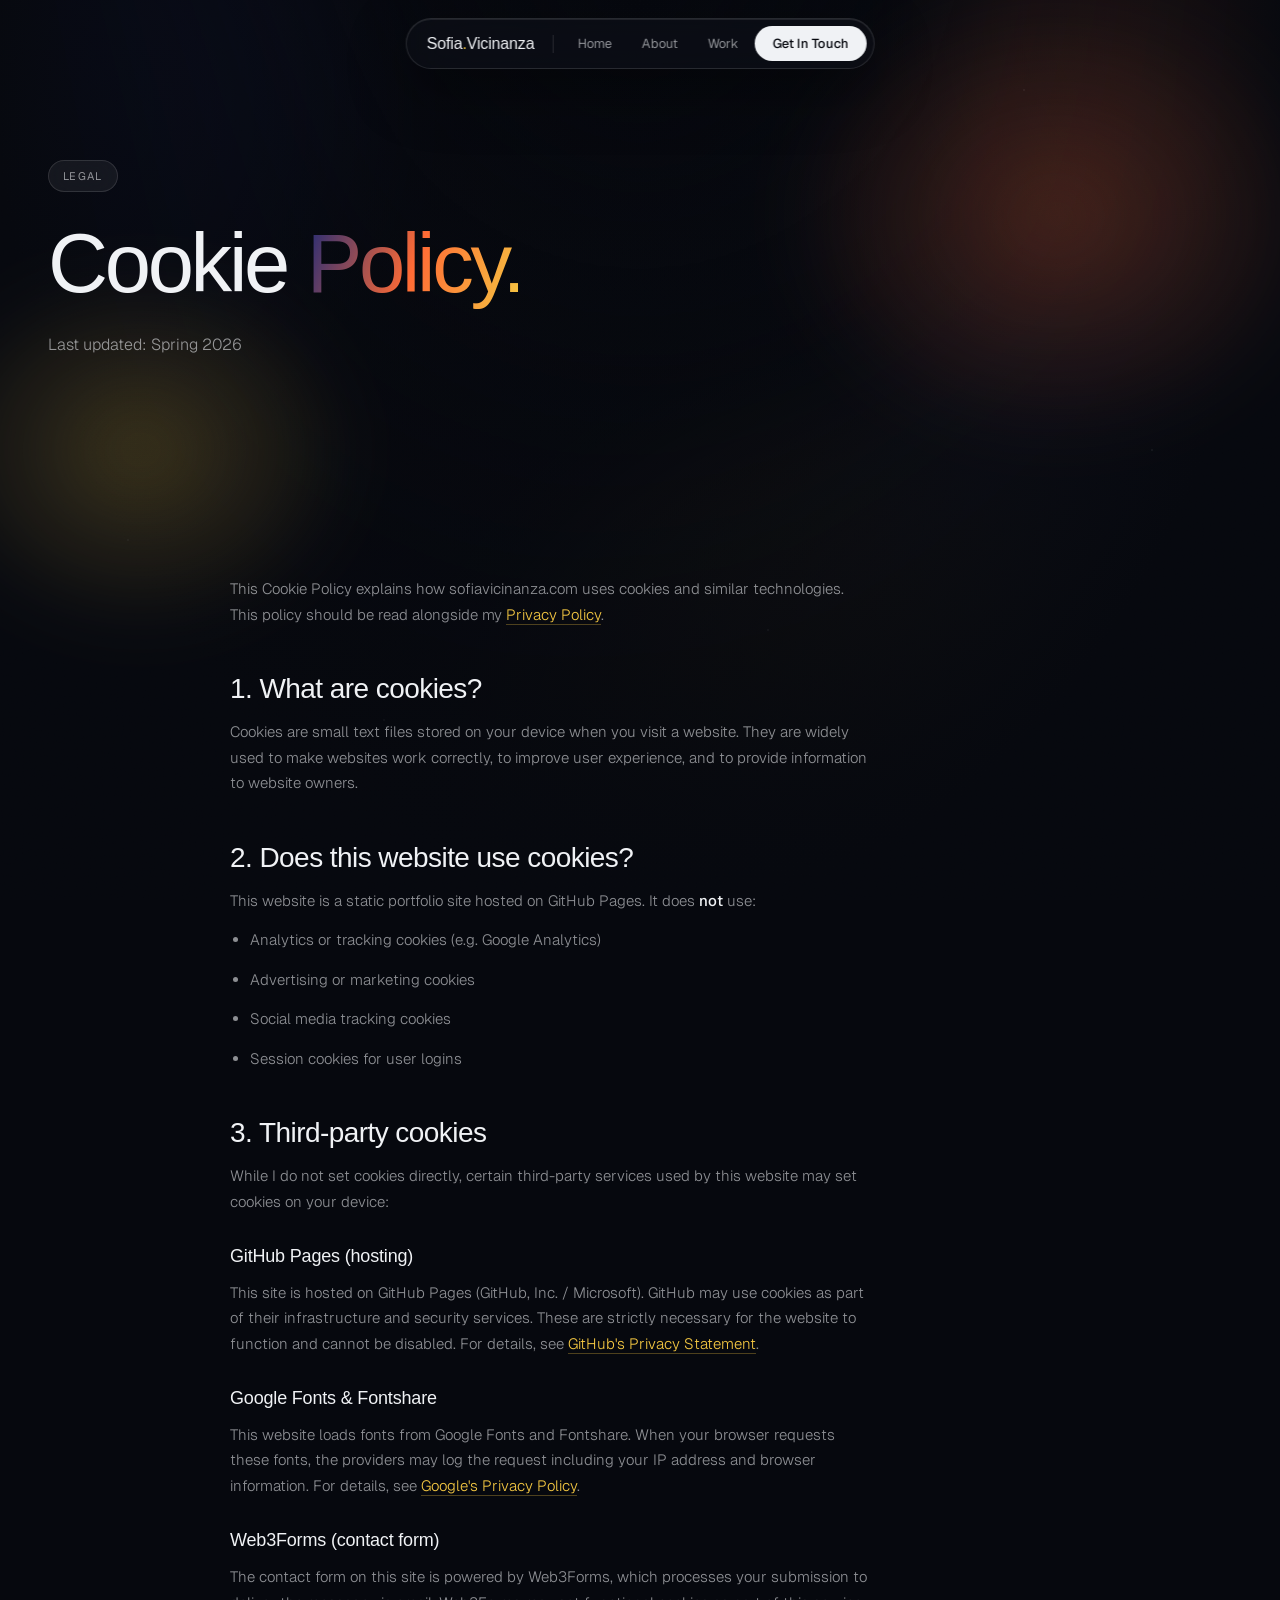
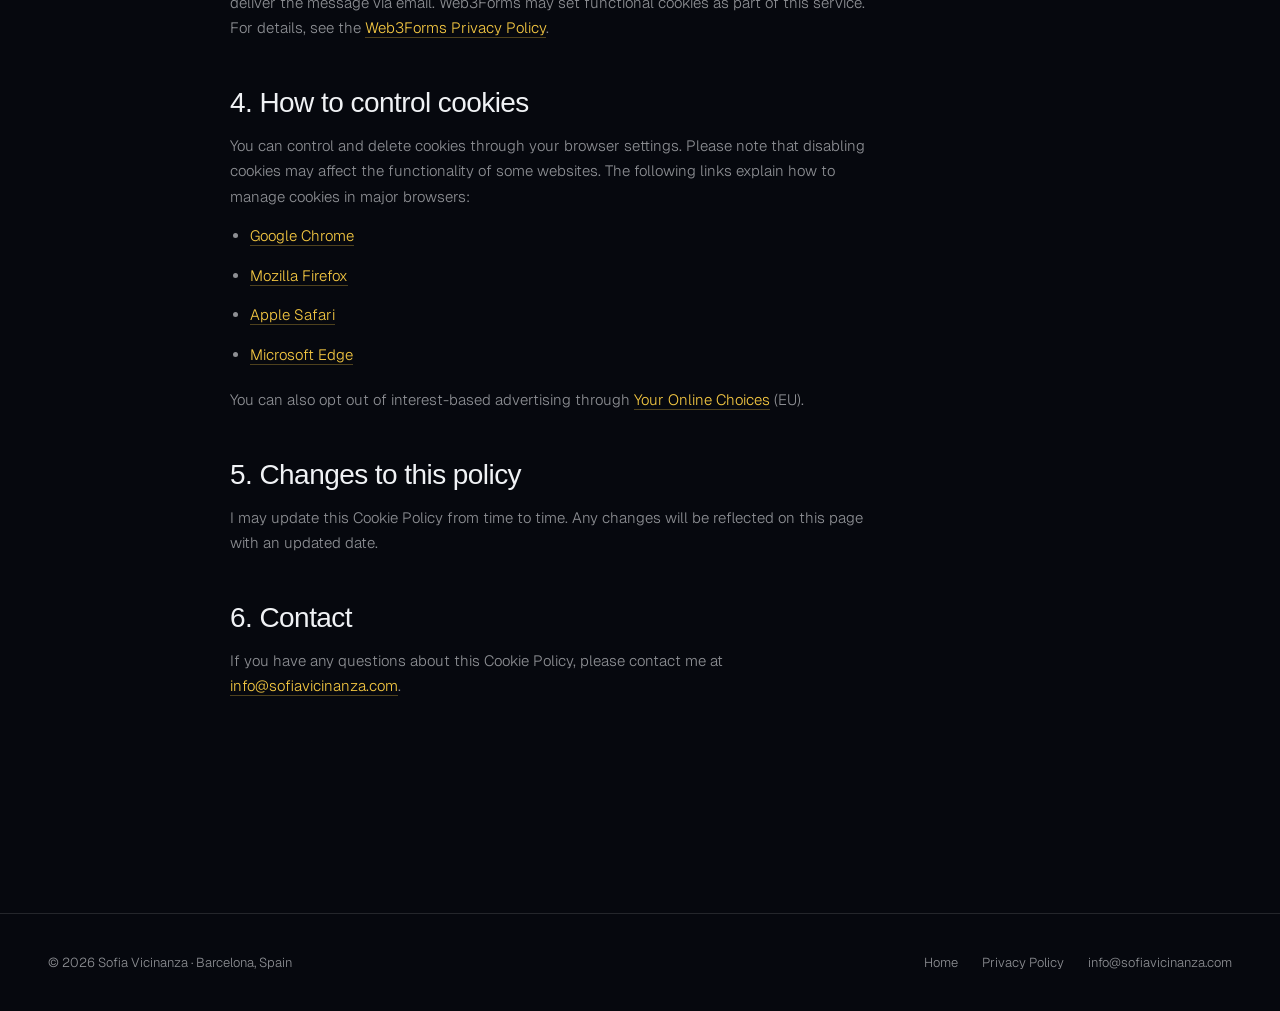
<file: cookies.html>
<!DOCTYPE html>
<html lang="en">
<head>
<meta charset="UTF-8">
<meta name="viewport" content="width=device-width, initial-scale=1.0">
<link rel="icon" type="image/svg+xml" href="favicon.svg">
<link rel="apple-touch-icon" href="favicon.svg">
<meta name="robots" content="noindex">
<title>Cookie Policy — Sofia Vicinanza</title>
<link rel="preconnect" href="https://fonts.googleapis.com">
<link rel="preconnect" href="https://fonts.gstatic.com" crossorigin>
<link href="https://fonts.googleapis.com/css2?family=Instrument+Serif:ital@0;1&family=Geist:wght@300;400;500&display=swap" rel="stylesheet">
<link href="https://api.fontshare.com/v2/css?f[]=general-sans@300,400,500,600&display=swap" rel="stylesheet">
<link rel="stylesheet" href="style.css?v7">
<meta property="og:image" content="https://sofiavicinanza.com/og-image.png">
<meta property="og:image:width" content="1200">
<meta property="og:image:height" content="630">
<meta property="og:site_name" content="Sofia Vicinanza">
<meta property="og:locale" content="en_US">
<meta name="twitter:card" content="summary_large_image">
<meta name="twitter:image" content="https://sofiavicinanza.com/og-image.png">
</head>
<body>
<div class="aurora"></div>
<div class="aurora-2"></div>
<div class="stars"></div>
<div class="noise"></div>

<div class="site">

  <nav>
    <a href="/" class="nav-logo">Sofia<i>.</i>Vicinanza</a>
    <ul class="nav-links" id="nav-links">
      <li><a href="/">Home</a></li>
      <li><a href="about.html">About</a></li>
      <li><a href="work.html">Work</a></li>
      <li><a href="contact.html" class="nav-cta">Get In Touch</a></li>
    </ul>
    <button class="nav-hamburger" id="hamburger" aria-label="Menu" onclick="toggleMenu()"><span></span><span></span><span></span></button>
  </nav>

  <div class="page-hero">
    <div class="hero-tag">Legal</div>
    <h1>Cookie <em>Policy.</em></h1>
    <p>Last updated: Spring 2026</p>
  </div>

  <section class="section">
    <div class="legal-content">

      <p>This Cookie Policy explains how sofiavicinanza.com uses cookies and similar technologies. This policy should be read alongside my <a href="privacy.html">Privacy Policy</a>.</p>

      <h2>1. What are cookies?</h2>
      <p>Cookies are small text files stored on your device when you visit a website. They are widely used to make websites work correctly, to improve user experience, and to provide information to website owners.</p>

      <h2>2. Does this website use cookies?</h2>
      <p>This website is a static portfolio site hosted on GitHub Pages. It does <strong>not</strong> use:</p>
      <ul>
        <li>Analytics or tracking cookies (e.g. Google Analytics)</li>
        <li>Advertising or marketing cookies</li>
        <li>Social media tracking cookies</li>
        <li>Session cookies for user logins</li>
      </ul>

      <h2>3. Third-party cookies</h2>
      <p>While I do not set cookies directly, certain third-party services used by this website may set cookies on your device:</p>

      <h3>GitHub Pages (hosting)</h3>
      <p>This site is hosted on GitHub Pages (GitHub, Inc. / Microsoft). GitHub may use cookies as part of their infrastructure and security services. These are strictly necessary for the website to function and cannot be disabled. For details, see <a href="https://docs.github.com/en/site-policy/privacy-policies/github-privacy-statement" target="_blank" rel="noopener">GitHub's Privacy Statement</a>.</p>

      <h3>Google Fonts &amp; Fontshare</h3>
      <p>This website loads fonts from Google Fonts and Fontshare. When your browser requests these fonts, the providers may log the request including your IP address and browser information. For details, see <a href="https://policies.google.com/privacy" target="_blank" rel="noopener">Google's Privacy Policy</a>.</p>

      <h3>Web3Forms (contact form)</h3>
      <p>The contact form on this site is powered by Web3Forms, which processes your submission to deliver the message via email. Web3Forms may set functional cookies as part of this service. For details, see the <a href="https://web3forms.com/privacy-policy" target="_blank" rel="noopener">Web3Forms Privacy Policy</a>.</p>

      <h2>4. How to control cookies</h2>
      <p>You can control and delete cookies through your browser settings. Please note that disabling cookies may affect the functionality of some websites. The following links explain how to manage cookies in major browsers:</p>
      <ul>
        <li><a href="https://support.google.com/chrome/answer/95647" target="_blank" rel="noopener">Google Chrome</a></li>
        <li><a href="https://support.mozilla.org/en-US/kb/enhanced-tracking-protection-firefox-desktop" target="_blank" rel="noopener">Mozilla Firefox</a></li>
        <li><a href="https://support.apple.com/guide/safari/manage-cookies-sfri11471/mac" target="_blank" rel="noopener">Apple Safari</a></li>
        <li><a href="https://support.microsoft.com/en-us/microsoft-edge/delete-cookies-in-microsoft-edge-63947406-40ac-c3b8-57b9-2a946a29ae09" target="_blank" rel="noopener">Microsoft Edge</a></li>
      </ul>
      <p>You can also opt out of interest-based advertising through <a href="https://www.youronlinechoices.eu/" target="_blank" rel="noopener">Your Online Choices</a> (EU).</p>

      <h2>5. Changes to this policy</h2>
      <p>I may update this Cookie Policy from time to time. Any changes will be reflected on this page with an updated date.</p>

      <h2>6. Contact</h2>
      <p>If you have any questions about this Cookie Policy, please contact me at <a href="mailto:info@sofiavicinanza.com">info@sofiavicinanza.com</a>.</p>

    </div>
  </section>

  <footer>
    <div class="footer-name">© 2026 Sofia Vicinanza · Barcelona, Spain</div>
    <div class="footer-links">
      <a href="/">Home</a>
      <a href="privacy.html">Privacy Policy</a>
      <a href="mailto:info@sofiavicinanza.com">info@sofiavicinanza.com</a>
    </div>
  </footer>

</div>
<script src="script.js?v7"></script>
</body>
</html>
</file>
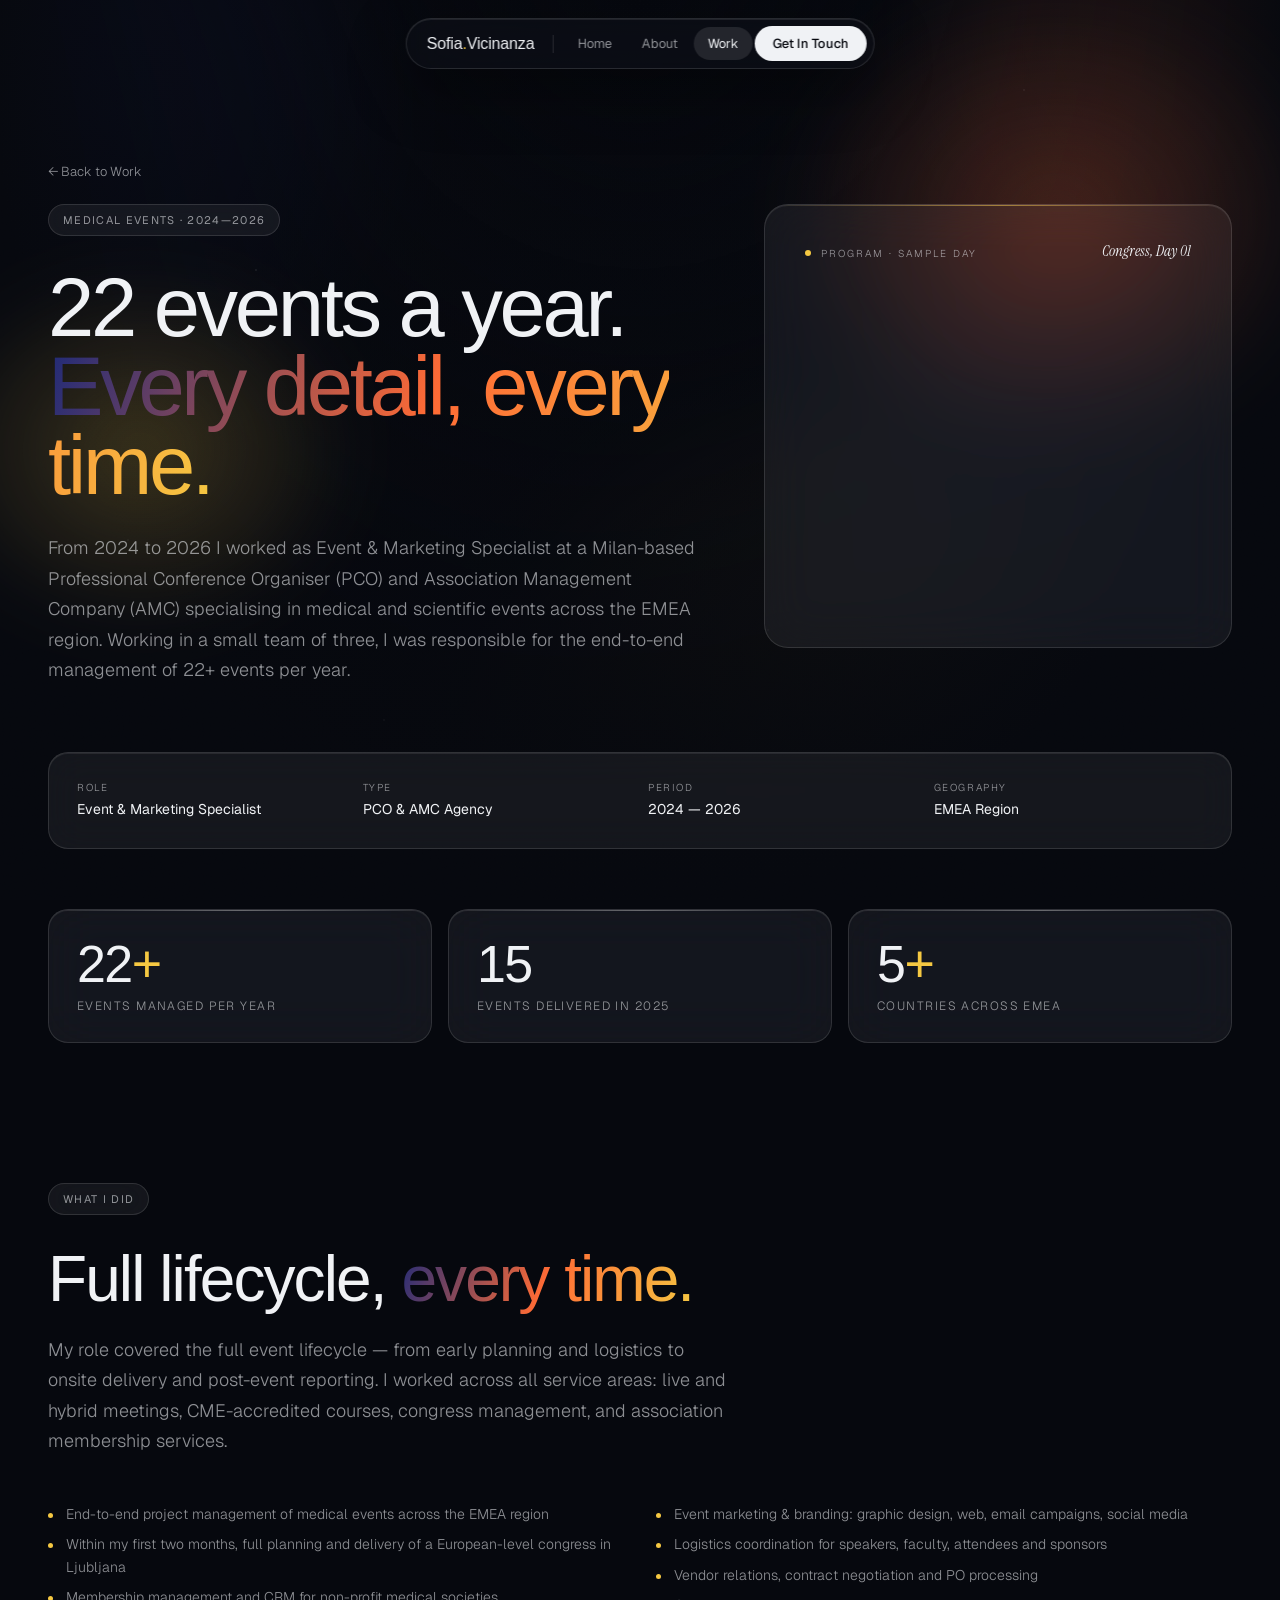
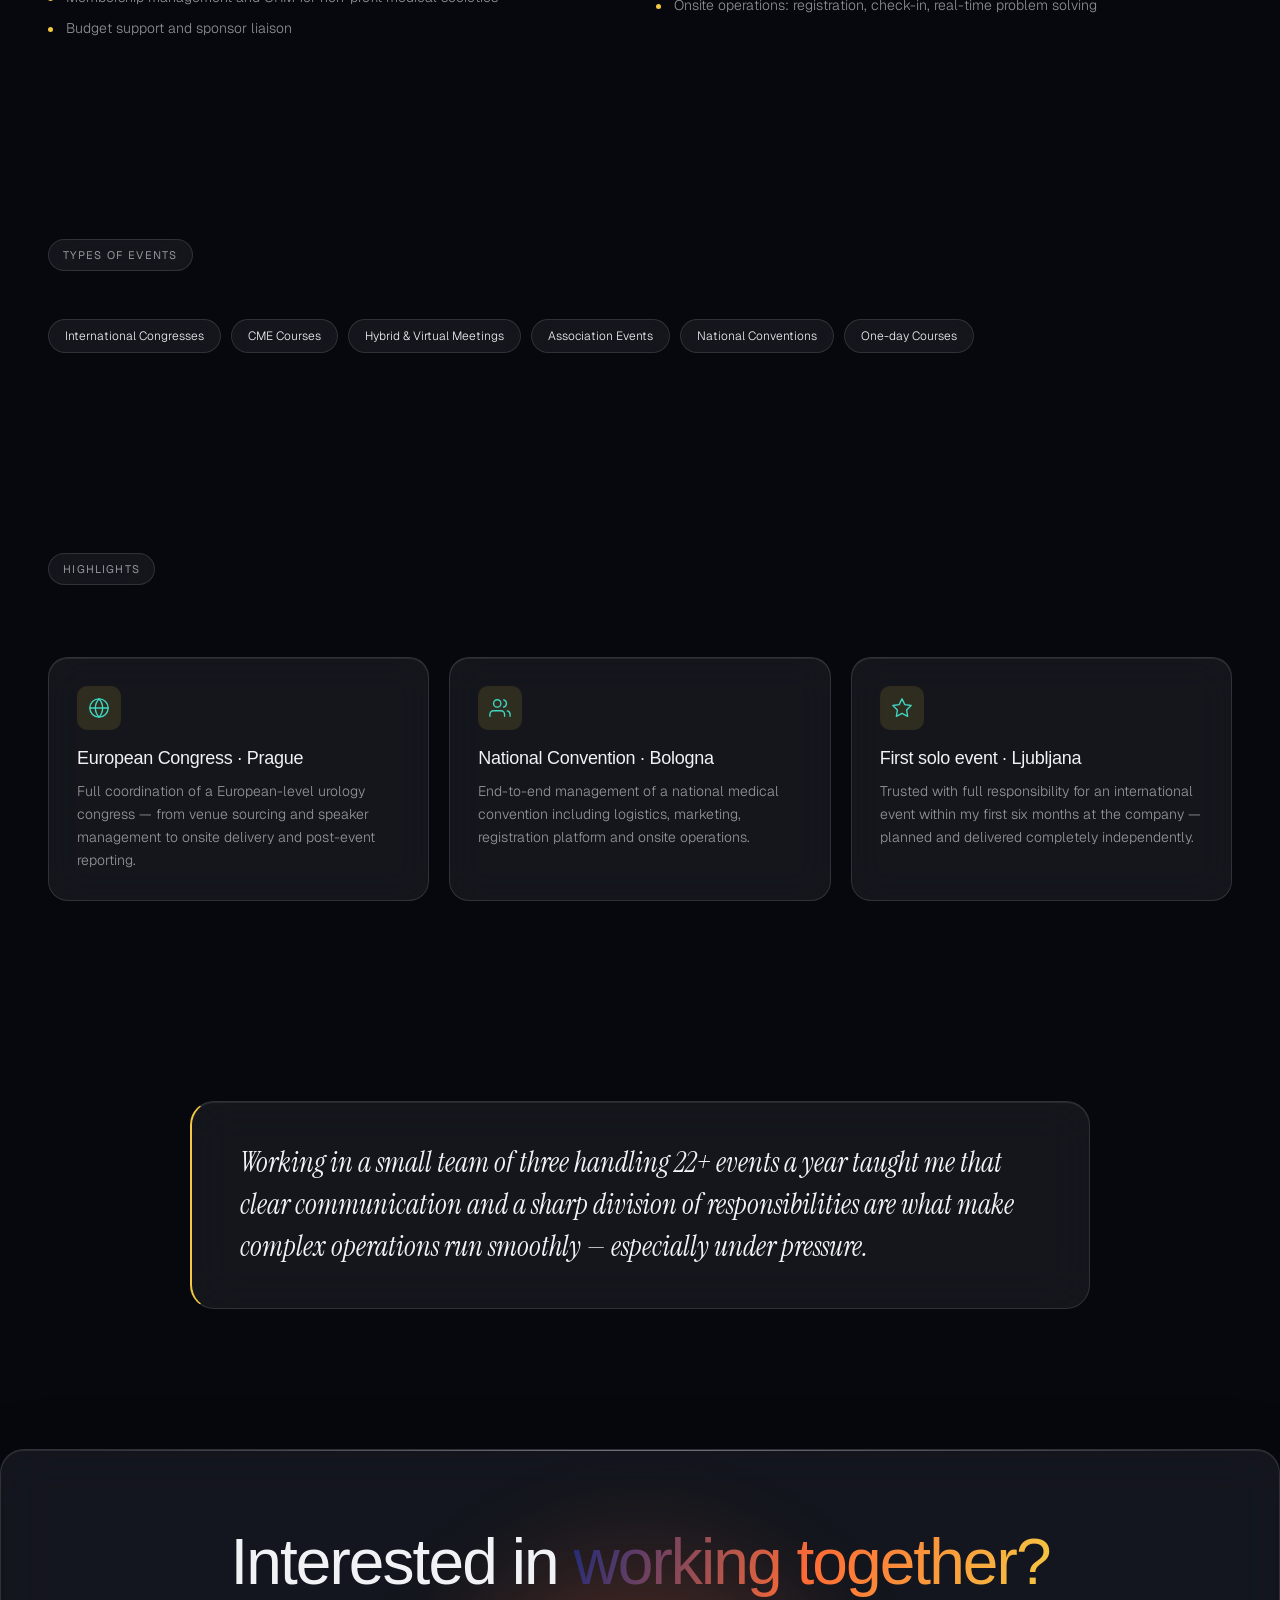
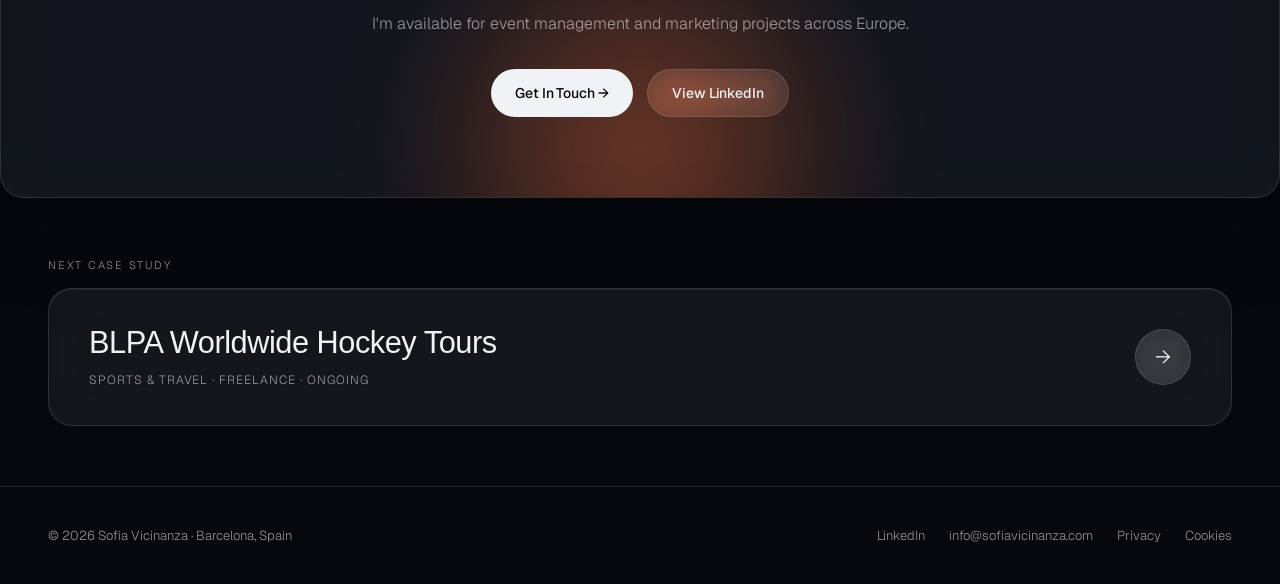
<file: medical-events.html>
<!DOCTYPE html>
<html lang="en">
<head>
<meta charset="UTF-8">
<meta name="viewport" content="width=device-width, initial-scale=1.0">
<link rel="icon" type="image/svg+xml" href="favicon.svg">
<link rel="apple-touch-icon" href="favicon.svg">
<meta name="description" content="EMEA Medical Event Management — Sofia Vicinanza managed 22+ medical and scientific events per year across Europe as Event & Marketing Specialist.">
<title>EMEA Medical Events — Sofia Vicinanza</title>
<link rel="preconnect" href="https://fonts.googleapis.com">
<link rel="preconnect" href="https://fonts.gstatic.com" crossorigin>
<link href="https://fonts.googleapis.com/css2?family=Instrument+Serif:ital@0;1&family=Geist:wght@300;400;500&display=swap" rel="stylesheet">
<link href="https://api.fontshare.com/v2/css?f[]=general-sans@300,400,500,600&display=swap" rel="stylesheet">
<link rel="stylesheet" href="style.css?v7">
<meta property="og:image" content="https://sofiavicinanza.com/og-image.png">
<meta property="og:image:width" content="1200">
<meta property="og:image:height" content="630">
<meta property="og:site_name" content="Sofia Vicinanza">
<meta property="og:locale" content="en_US">
<meta name="twitter:card" content="summary_large_image">
<meta name="twitter:image" content="https://sofiavicinanza.com/og-image.png">
</head>
<body>
<div class="aurora"></div>
<div class="aurora-2"></div>
<div class="stars"></div>
<div class="noise"></div>

<div class="site">

  <nav>
    <a href="/" class="nav-logo">Sofia<i>.</i>Vicinanza</a>
    <ul class="nav-links" id="nav-links">
      <li><a href="/">Home</a></li>
      <li><a href="about.html">About</a></li>
      <li><a href="work.html" class="active">Work</a></li>
      <li><a href="contact.html" class="nav-cta">Get In Touch</a></li>
    </ul>
    <button class="nav-hamburger" id="hamburger" aria-label="Menu" onclick="toggleMenu()"><span></span><span></span><span></span></button>
  </nav>

  <div class="page-hero">
    <a href="work.html" class="back">← Back to Work</a>

    <div class="hero-split">
      <div>
        <div class="hero-tag">Medical Events · 2024—2026</div>
        <h1>22 events a year.<br><em>Every detail, every time.</em></h1>
        <p class="lead">From 2024 to 2026 I worked as Event &amp; Marketing Specialist at a Milan-based Professional Conference Organiser (PCO) and Association Management Company (AMC) specialising in medical and scientific events across the EMEA region. Working in a small team of three, I was responsible for the end-to-end management of 22+ events per year.</p>
      </div>

      <div class="itinerary-panel">
        <div class="itin-header">
          <span class="eyebrow">Program · sample day</span>
          <span class="day">Congress, Day 01</span>
        </div>
        <svg class="itin-svg" viewBox="0 0 360 320" preserveAspectRatio="xMidYMid meet" aria-hidden="true">
          <line class="itin-spine" x1="110" y1="10" x2="110" y2="300"/>

          <line class="itin-tick t1" x1="100" y1="30" x2="120" y2="30"/>
          <text class="itin-time t1"  x="95"  y="34" text-anchor="end">08:30</text>
          <text class="itin-label t1" x="132" y="30">Registration opens</text>
          <text class="itin-sub t1"   x="132" y="44">Main lobby · staff briefing</text>

          <line class="itin-tick t2" x1="100" y1="90" x2="120" y2="90"/>
          <text class="itin-time t2"  x="95"  y="94" text-anchor="end">09:15</text>
          <text class="itin-label t2" x="132" y="90">Welcome address</text>
          <text class="itin-sub t2"   x="132" y="104">Plenary hall</text>

          <line class="itin-tick t3" x1="100" y1="150" x2="120" y2="150"/>
          <text class="itin-time t3"  x="95"  y="154" text-anchor="end">10:00</text>
          <text class="itin-label t3" x="132" y="150">Keynote session</text>
          <text class="itin-sub t3"   x="132" y="164">Sponsor satellite follows</text>

          <line class="itin-tick t4" x1="100" y1="210" x2="120" y2="210"/>
          <text class="itin-time t4"  x="95"  y="214" text-anchor="end">12:30</text>
          <text class="itin-label t4" x="132" y="210">Networking lunch</text>
          <text class="itin-sub t4"   x="132" y="224">Foyer · poster viewing</text>

          <line class="itin-tick t5" x1="100" y1="270" x2="120" y2="270"/>
          <text class="itin-time t5"  x="95"  y="274" text-anchor="end">14:00</text>
          <text class="itin-label t5" x="132" y="270">Parallel sessions</text>
          <text class="itin-sub t5"   x="132" y="284">Rooms A, B, C · hybrid stream</text>
        </svg>
      </div>
    </div>

    <div class="meta-row">
      <div class="meta-item"><div class="meta-label-sm">Role</div><div class="meta-value">Event &amp; Marketing Specialist</div></div>
      <div class="meta-item"><div class="meta-label-sm">Type</div><div class="meta-value">PCO &amp; AMC Agency</div></div>
      <div class="meta-item"><div class="meta-label-sm">Period</div><div class="meta-value">2024 — 2026</div></div>
      <div class="meta-item"><div class="meta-label-sm">Geography</div><div class="meta-value">EMEA Region</div></div>
    </div>
  </div>

  <div class="stats-bar">
    <div class="stat">
      <div class="stat-num">22<span>+</span></div>
      <div class="stat-label">Events managed per year</div>
    </div>
    <div class="stat">
      <div class="stat-num">15</div>
      <div class="stat-label">Events delivered in 2025</div>
    </div>
    <div class="stat">
      <div class="stat-num">5<span>+</span></div>
      <div class="stat-label">Countries across EMEA</div>
    </div>
  </div>

  <section class="section">
    <div class="section-label">What I did</div>
    <h2>Full lifecycle, <em>every time.</em></h2>
    <p class="lead">My role covered the full event lifecycle — from early planning and logistics to onsite delivery and post-event reporting. I worked across all service areas: live and hybrid meetings, CME-accredited courses, congress management, and association membership services.</p>
    <div class="resp-grid" style="margin-top:32px">
      <ul class="resp-list">
        <li>End-to-end project management of medical events across the EMEA region</li>
        <li>Within my first two months, full planning and delivery of a European-level congress in Ljubljana</li>
        <li>Membership management and CRM for non-profit medical societies</li>
        <li>Budget support and sponsor liaison</li>
      </ul>
      <ul class="resp-list">
        <li>Event marketing &amp; branding: graphic design, web, email campaigns, social media</li>
        <li>Logistics coordination for speakers, faculty, attendees and sponsors</li>
        <li>Vendor relations, contract negotiation and PO processing</li>
        <li>Onsite operations: registration, check-in, real-time problem solving</li>
      </ul>
    </div>
  </section>

  <section class="section">
    <div class="section-label">Types of events</div>
    <div class="type-pills" style="margin-top:16px">
      <span class="type-pill">International Congresses</span>
      <span class="type-pill">CME Courses</span>
      <span class="type-pill">Hybrid &amp; Virtual Meetings</span>
      <span class="type-pill">Association Events</span>
      <span class="type-pill">National Conventions</span>
      <span class="type-pill">One-day Courses</span>
    </div>
  </section>

  <section class="section">
    <div class="section-label">Highlights</div>
    <div class="three-col">
      <div class="highlight-card">
        <div class="highlight-icon">
          <svg viewBox="0 0 24 24" fill="none" stroke="#3FD6C2" stroke-width="1.5" stroke-linecap="round" stroke-linejoin="round"><circle cx="12" cy="12" r="10"/><path d="M2 12h20M12 2a15.3 15.3 0 0 1 4 10 15.3 15.3 0 0 1-4 10 15.3 15.3 0 0 1-4-10 15.3 15.3 0 0 1 4-10z"/></svg>
        </div>
        <h3>European Congress · Prague</h3>
        <p>Full coordination of a European-level urology congress — from venue sourcing and speaker management to onsite delivery and post-event reporting.</p>
      </div>
      <div class="highlight-card">
        <div class="highlight-icon">
          <svg viewBox="0 0 24 24" fill="none" stroke="#3FD6C2" stroke-width="1.5" stroke-linecap="round" stroke-linejoin="round"><path d="M17 21v-2a4 4 0 0 0-4-4H5a4 4 0 0 0-4 4v2"/><circle cx="9" cy="7" r="4"/><path d="M23 21v-2a4 4 0 0 0-3-3.87M16 3.13a4 4 0 0 1 0 7.75"/></svg>
        </div>
        <h3>National Convention · Bologna</h3>
        <p>End-to-end management of a national medical convention including logistics, marketing, registration platform and onsite operations.</p>
      </div>
      <div class="highlight-card">
        <div class="highlight-icon">
          <svg viewBox="0 0 24 24" fill="none" stroke="#3FD6C2" stroke-width="1.5" stroke-linecap="round" stroke-linejoin="round"><polygon points="12 2 15.09 8.26 22 9.27 17 14.14 18.18 21.02 12 17.77 5.82 21.02 7 14.14 2 9.27 8.91 8.26 12 2"/></svg>
        </div>
        <h3>First solo event · Ljubljana</h3>
        <p>Trusted with full responsibility for an international event within my first six months at the company — planned and delivered completely independently.</p>
      </div>
    </div>
  </section>

  <section class="section">
    <div class="blockquote">Working in a small team of three handling 22+ events a year taught me that clear communication and a sharp division of responsibilities are what make complex operations run smoothly — especially under pressure.</div>
  </section>

  <div class="cta-section">
    <h2>Interested in <em>working together?</em></h2>
    <p>I'm available for event management and marketing projects across Europe.</p>
    <div class="cta-btns">
      <a href="contact.html" class="btn-primary">Get In Touch →</a>
      <a href="https://www.linkedin.com/in/sofia-vicinanza-438909208" target="_blank" rel="noopener" class="btn-outline">View LinkedIn</a>
    </div>
  </div>

  <div class="next-project">
    <div class="next-label">Next case study</div>
    <a href="blpa.html" class="next-card">
      <div>
        <h3>BLPA Worldwide Hockey Tours</h3>
        <span>Sports &amp; Travel · Freelance · Ongoing</span>
      </div>
      <div class="next-arrow">→</div>
    </a>
  </div>

  <footer>
    <div class="footer-name">© 2026 Sofia Vicinanza · Barcelona, Spain</div>
    <div class="footer-links">
      <a href="https://www.linkedin.com/in/sofia-vicinanza-438909208" target="_blank" rel="noopener">LinkedIn</a>
      <a href="mailto:info@sofiavicinanza.com">info@sofiavicinanza.com</a>
      <a href="privacy.html">Privacy</a>
      <a href="cookies.html">Cookies</a>
    </div>
  </footer>

</div>
<script src="script.js?v7"></script>
</body>
</html>
</file>
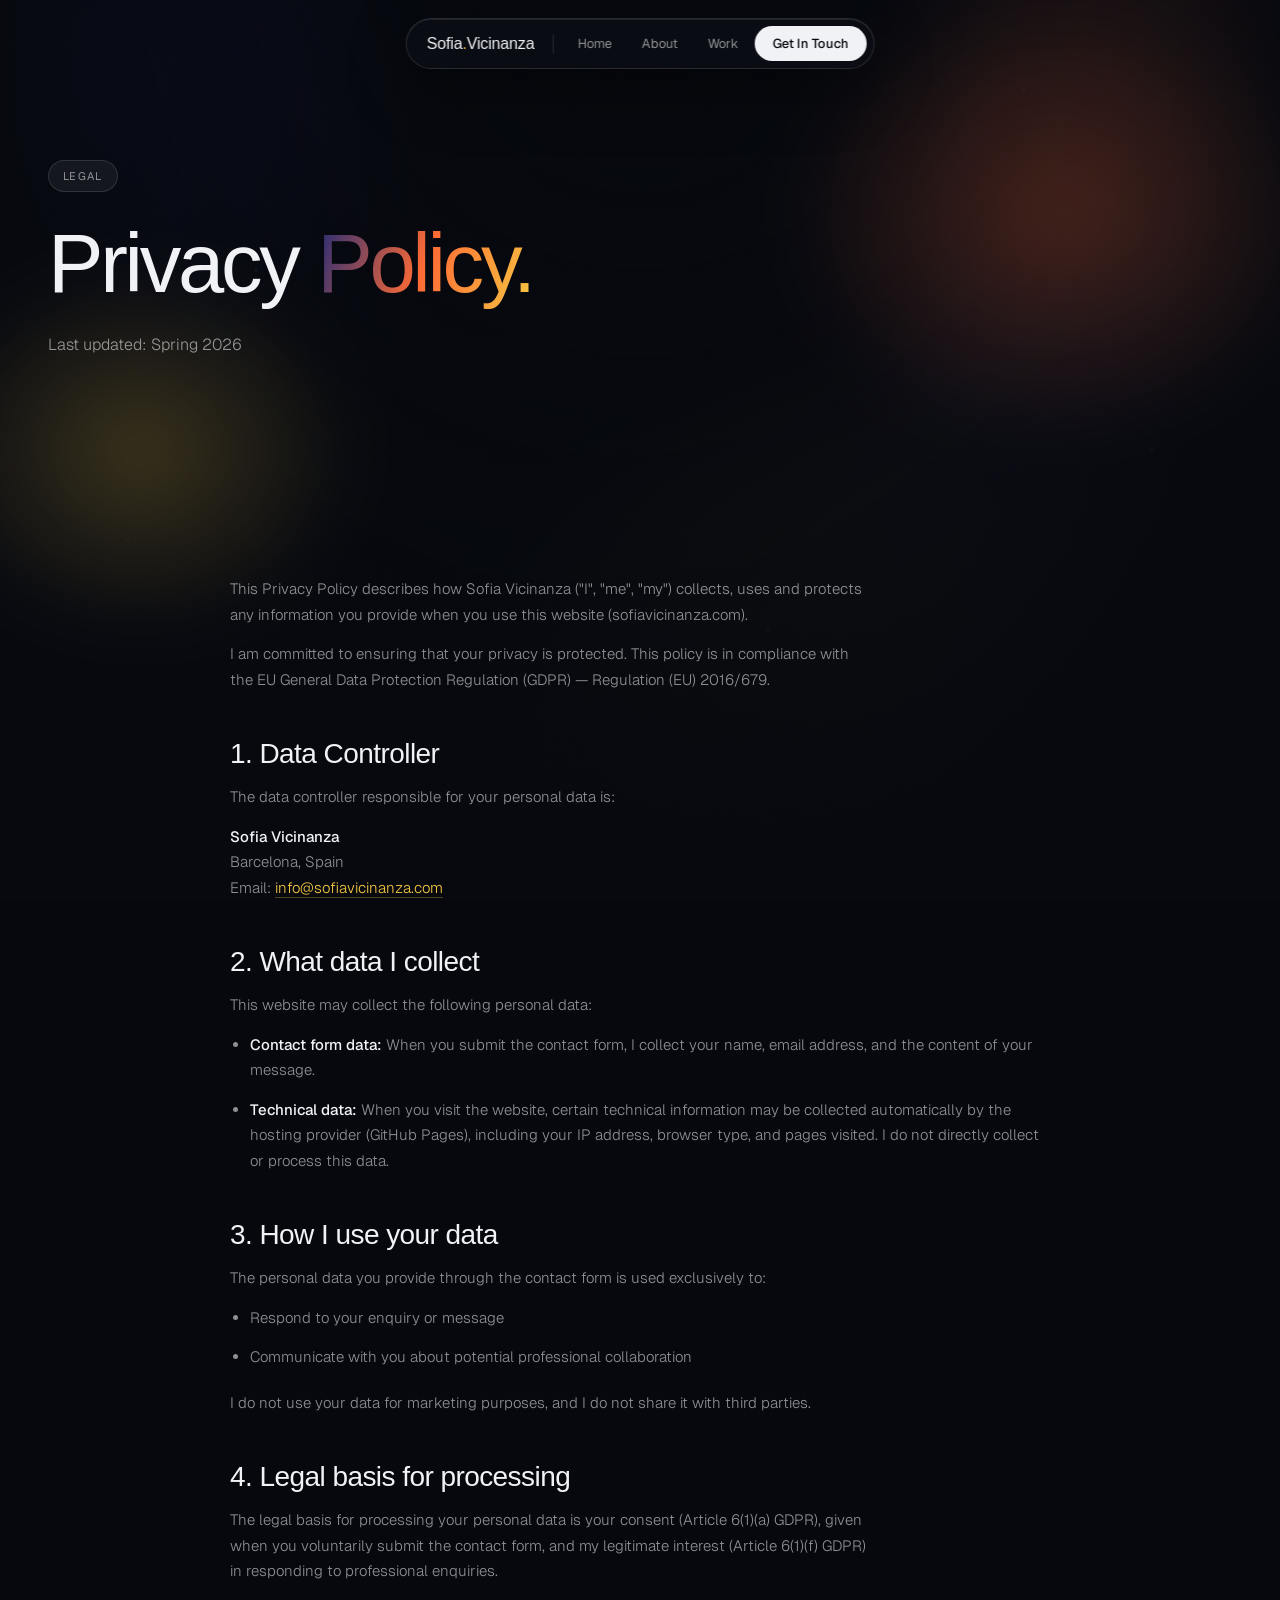
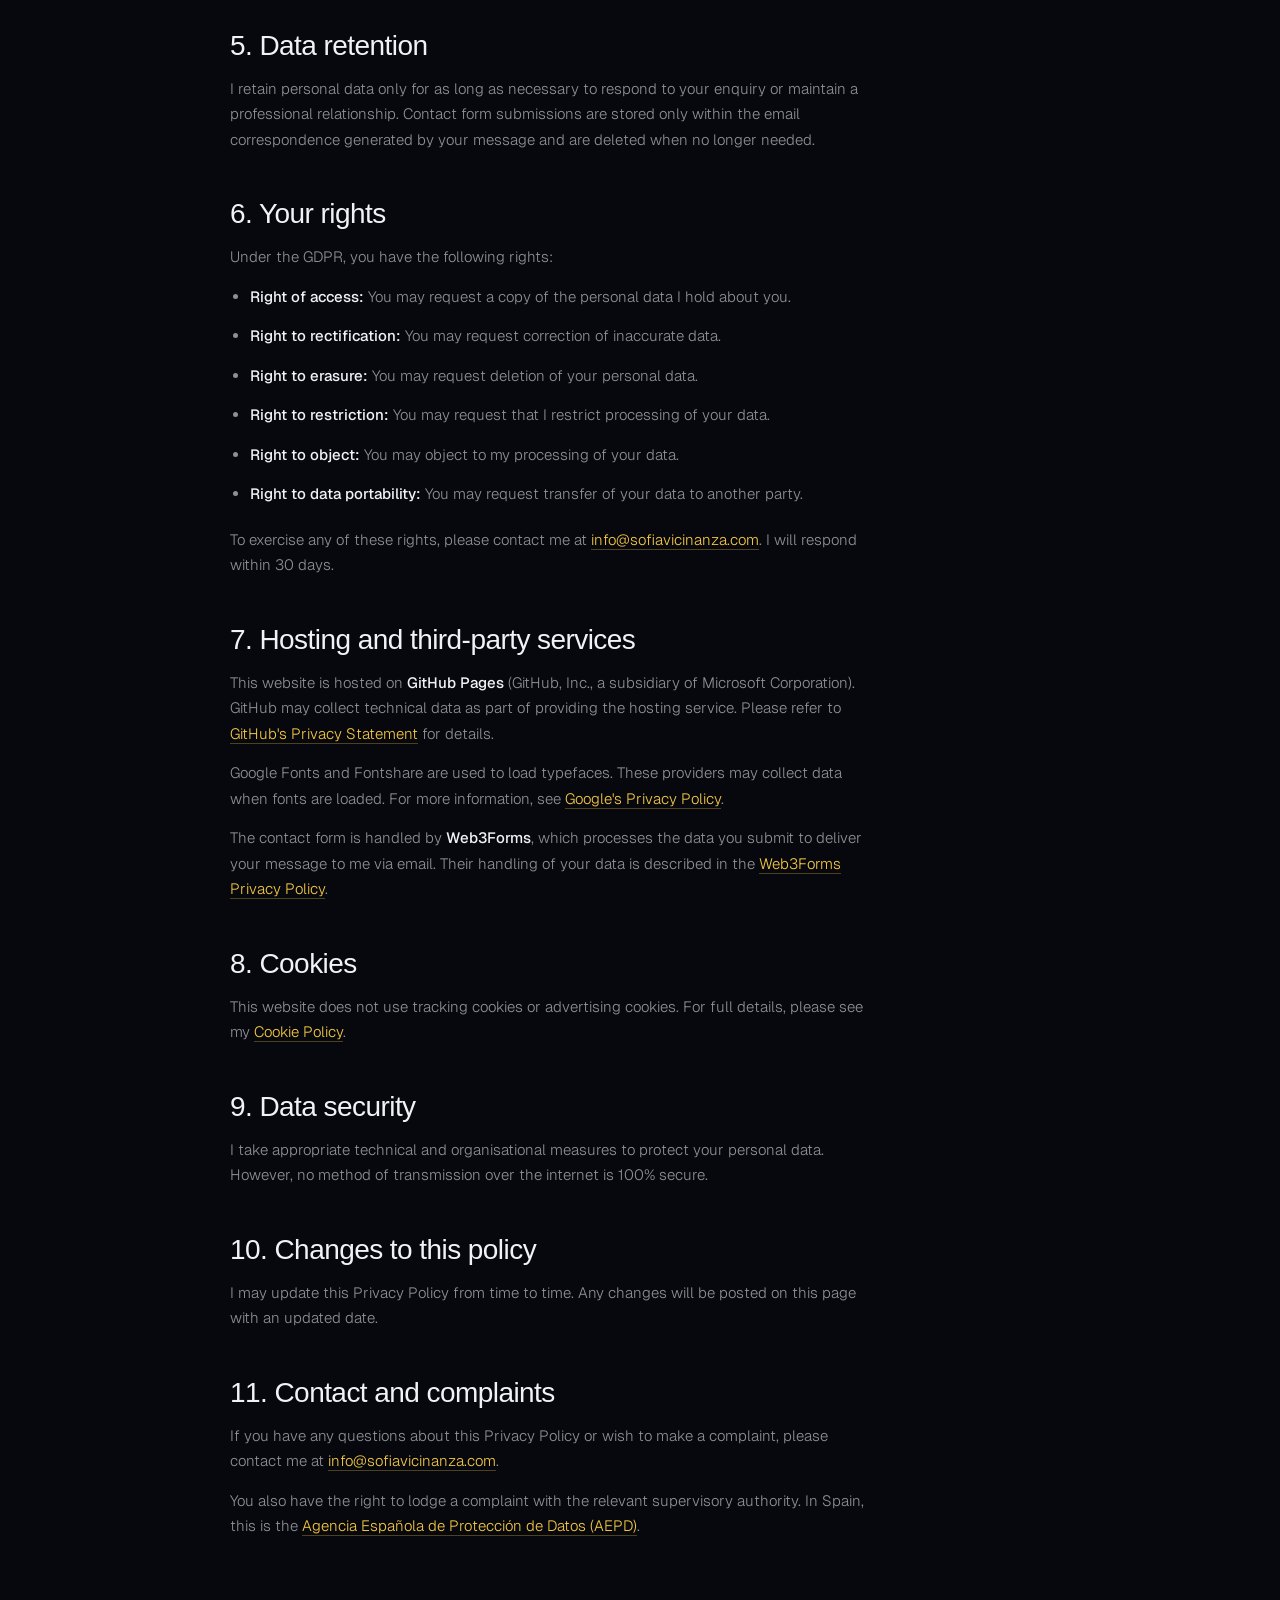
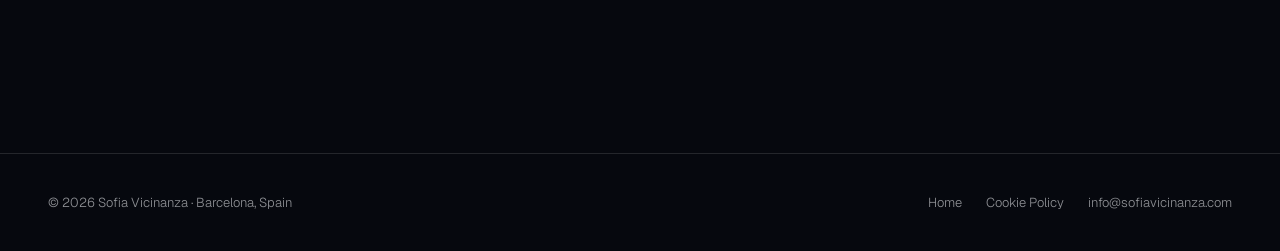
<file: privacy.html>
<!DOCTYPE html>
<html lang="en">
<head>
<meta charset="UTF-8">
<meta name="viewport" content="width=device-width, initial-scale=1.0">
<link rel="icon" type="image/svg+xml" href="favicon.svg">
<link rel="apple-touch-icon" href="favicon.svg">
<meta name="robots" content="noindex">
<title>Privacy Policy — Sofia Vicinanza</title>
<link rel="preconnect" href="https://fonts.googleapis.com">
<link rel="preconnect" href="https://fonts.gstatic.com" crossorigin>
<link href="https://fonts.googleapis.com/css2?family=Instrument+Serif:ital@0;1&family=Geist:wght@300;400;500&display=swap" rel="stylesheet">
<link href="https://api.fontshare.com/v2/css?f[]=general-sans@300,400,500,600&display=swap" rel="stylesheet">
<link rel="stylesheet" href="style.css?v7">
<meta property="og:image" content="https://sofiavicinanza.com/og-image.png">
<meta property="og:image:width" content="1200">
<meta property="og:image:height" content="630">
<meta property="og:site_name" content="Sofia Vicinanza">
<meta property="og:locale" content="en_US">
<meta name="twitter:card" content="summary_large_image">
<meta name="twitter:image" content="https://sofiavicinanza.com/og-image.png">
</head>
<body>
<div class="aurora"></div>
<div class="aurora-2"></div>
<div class="stars"></div>
<div class="noise"></div>

<div class="site">

  <nav>
    <a href="/" class="nav-logo">Sofia<i>.</i>Vicinanza</a>
    <ul class="nav-links" id="nav-links">
      <li><a href="/">Home</a></li>
      <li><a href="about.html">About</a></li>
      <li><a href="work.html">Work</a></li>
      <li><a href="contact.html" class="nav-cta">Get In Touch</a></li>
    </ul>
    <button class="nav-hamburger" id="hamburger" aria-label="Menu" onclick="toggleMenu()"><span></span><span></span><span></span></button>
  </nav>

  <div class="page-hero">
    <div class="hero-tag">Legal</div>
    <h1>Privacy <em>Policy.</em></h1>
    <p>Last updated: Spring 2026</p>
  </div>

  <section class="section">
    <div class="legal-content">

      <p>This Privacy Policy describes how Sofia Vicinanza ("I", "me", "my") collects, uses and protects any information you provide when you use this website (sofiavicinanza.com).</p>
      <p>I am committed to ensuring that your privacy is protected. This policy is in compliance with the EU General Data Protection Regulation (GDPR) — Regulation (EU) 2016/679.</p>

      <h2>1. Data Controller</h2>
      <p>The data controller responsible for your personal data is:</p>
      <p><strong>Sofia Vicinanza</strong><br>
      Barcelona, Spain<br>
      Email: <a href="mailto:info@sofiavicinanza.com">info@sofiavicinanza.com</a></p>

      <h2>2. What data I collect</h2>
      <p>This website may collect the following personal data:</p>
      <ul>
        <li><strong>Contact form data:</strong> When you submit the contact form, I collect your name, email address, and the content of your message.</li>
        <li><strong>Technical data:</strong> When you visit the website, certain technical information may be collected automatically by the hosting provider (GitHub Pages), including your IP address, browser type, and pages visited. I do not directly collect or process this data.</li>
      </ul>

      <h2>3. How I use your data</h2>
      <p>The personal data you provide through the contact form is used exclusively to:</p>
      <ul>
        <li>Respond to your enquiry or message</li>
        <li>Communicate with you about potential professional collaboration</li>
      </ul>
      <p>I do not use your data for marketing purposes, and I do not share it with third parties.</p>

      <h2>4. Legal basis for processing</h2>
      <p>The legal basis for processing your personal data is your consent (Article 6(1)(a) GDPR), given when you voluntarily submit the contact form, and my legitimate interest (Article 6(1)(f) GDPR) in responding to professional enquiries.</p>

      <h2>5. Data retention</h2>
      <p>I retain personal data only for as long as necessary to respond to your enquiry or maintain a professional relationship. Contact form submissions are stored only within the email correspondence generated by your message and are deleted when no longer needed.</p>

      <h2>6. Your rights</h2>
      <p>Under the GDPR, you have the following rights:</p>
      <ul>
        <li><strong>Right of access:</strong> You may request a copy of the personal data I hold about you.</li>
        <li><strong>Right to rectification:</strong> You may request correction of inaccurate data.</li>
        <li><strong>Right to erasure:</strong> You may request deletion of your personal data.</li>
        <li><strong>Right to restriction:</strong> You may request that I restrict processing of your data.</li>
        <li><strong>Right to object:</strong> You may object to my processing of your data.</li>
        <li><strong>Right to data portability:</strong> You may request transfer of your data to another party.</li>
      </ul>
      <p>To exercise any of these rights, please contact me at <a href="mailto:info@sofiavicinanza.com">info@sofiavicinanza.com</a>. I will respond within 30 days.</p>

      <h2>7. Hosting and third-party services</h2>
      <p>This website is hosted on <strong>GitHub Pages</strong> (GitHub, Inc., a subsidiary of Microsoft Corporation). GitHub may collect technical data as part of providing the hosting service. Please refer to <a href="https://docs.github.com/en/site-policy/privacy-policies/github-privacy-statement" target="_blank" rel="noopener">GitHub's Privacy Statement</a> for details.</p>
      <p>Google Fonts and Fontshare are used to load typefaces. These providers may collect data when fonts are loaded. For more information, see <a href="https://policies.google.com/privacy" target="_blank" rel="noopener">Google's Privacy Policy</a>.</p>
      <p>The contact form is handled by <strong>Web3Forms</strong>, which processes the data you submit to deliver your message to me via email. Their handling of your data is described in the <a href="https://web3forms.com/privacy-policy" target="_blank" rel="noopener">Web3Forms Privacy Policy</a>.</p>

      <h2>8. Cookies</h2>
      <p>This website does not use tracking cookies or advertising cookies. For full details, please see my <a href="cookies.html">Cookie Policy</a>.</p>

      <h2>9. Data security</h2>
      <p>I take appropriate technical and organisational measures to protect your personal data. However, no method of transmission over the internet is 100% secure.</p>

      <h2>10. Changes to this policy</h2>
      <p>I may update this Privacy Policy from time to time. Any changes will be posted on this page with an updated date.</p>

      <h2>11. Contact and complaints</h2>
      <p>If you have any questions about this Privacy Policy or wish to make a complaint, please contact me at <a href="mailto:info@sofiavicinanza.com">info@sofiavicinanza.com</a>.</p>
      <p>You also have the right to lodge a complaint with the relevant supervisory authority. In Spain, this is the <a href="https://www.aepd.es" target="_blank" rel="noopener">Agencia Española de Protección de Datos (AEPD)</a>.</p>

    </div>
  </section>

  <footer>
    <div class="footer-name">© 2026 Sofia Vicinanza · Barcelona, Spain</div>
    <div class="footer-links">
      <a href="/">Home</a>
      <a href="cookies.html">Cookie Policy</a>
      <a href="mailto:info@sofiavicinanza.com">info@sofiavicinanza.com</a>
    </div>
  </footer>

</div>
<script src="script.js?v7"></script>
</body>
</html>
</file>
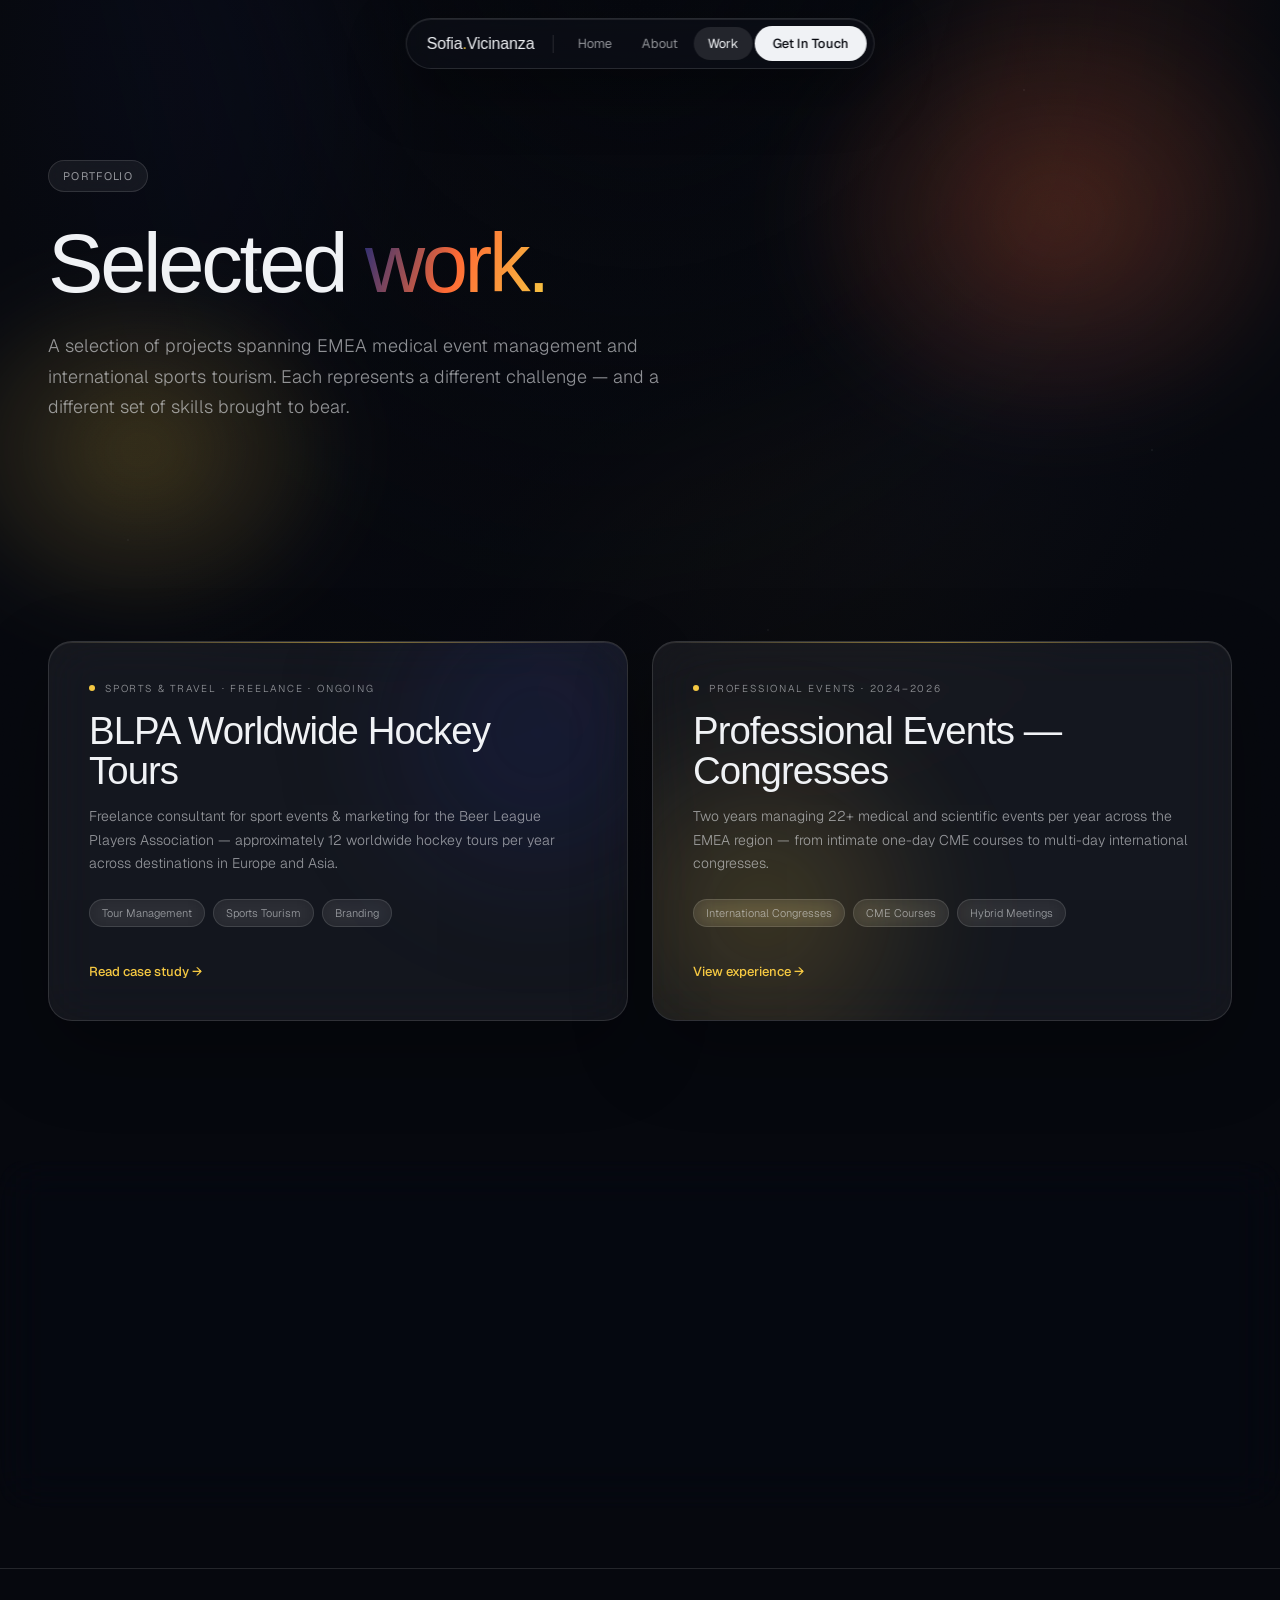
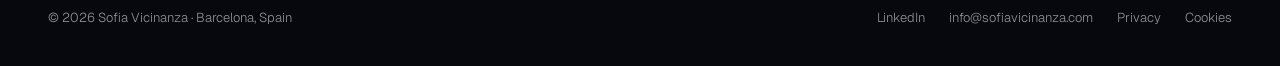
<file: work.html>
<!DOCTYPE html>
<html lang="en">
<head>
<meta charset="UTF-8">
<meta name="viewport" content="width=device-width, initial-scale=1.0">
<link rel="icon" type="image/svg+xml" href="favicon.svg">
<link rel="apple-touch-icon" href="favicon.svg">
<meta name="description" content="Sofia Vicinanza's portfolio — EMEA medical event management and BLPA Worldwide Hockey Tours. Event & Marketing Specialist based in Barcelona.">
<title>Work — Sofia Vicinanza</title>
<link rel="preconnect" href="https://fonts.googleapis.com">
<link rel="preconnect" href="https://fonts.gstatic.com" crossorigin>
<link href="https://fonts.googleapis.com/css2?family=Instrument+Serif:ital@0;1&family=Geist:wght@300;400;500&display=swap" rel="stylesheet">
<link href="https://api.fontshare.com/v2/css?f[]=general-sans@300,400,500,600&display=swap" rel="stylesheet">
<link rel="stylesheet" href="style.css?v7">
<meta property="og:image" content="https://sofiavicinanza.com/og-image.png">
<meta property="og:image:width" content="1200">
<meta property="og:image:height" content="630">
<meta property="og:site_name" content="Sofia Vicinanza">
<meta property="og:locale" content="en_US">
<meta name="twitter:card" content="summary_large_image">
<meta name="twitter:image" content="https://sofiavicinanza.com/og-image.png">
</head>
<body>
<div class="aurora"></div>
<div class="aurora-2"></div>
<div class="stars"></div>
<div class="noise"></div>

<div class="site">

  <nav>
    <a href="/" class="nav-logo">Sofia<i>.</i>Vicinanza</a>
    <ul class="nav-links" id="nav-links">
      <li><a href="/">Home</a></li>
      <li><a href="about.html">About</a></li>
      <li><a href="work.html" class="active">Work</a></li>
      <li><a href="contact.html" class="nav-cta">Get In Touch</a></li>
    </ul>
    <button class="nav-hamburger" id="hamburger" aria-label="Menu" onclick="toggleMenu()"><span></span><span></span><span></span></button>
  </nav>

  <div class="page-hero">
    <div class="hero-tag">Portfolio</div>
    <h1>Selected <em>work.</em></h1>
    <p class="lead">A selection of projects spanning EMEA medical event management and international sports tourism. Each represents a different challenge — and a different set of skills brought to bear.</p>
  </div>

  <section class="section">
    <div class="project-grid">

      <a href="blpa.html" class="card project-card glow-a">
        <div>
          <div class="card-tag">Sports &amp; Travel · Freelance · Ongoing</div>
          <h3 class="project-title">BLPA Worldwide Hockey Tours</h3>
          <p class="project-desc">Freelance consultant for sport events &amp; marketing for the Beer League Players Association — approximately 12 worldwide hockey tours per year across destinations in Europe and Asia.</p>
          <div class="pill-row">
            <span class="pill">Tour Management</span>
            <span class="pill">Sports Tourism</span>
            <span class="pill">Branding</span>
          </div>
        </div>
        <div class="project-link">Read case study →</div>
      </a>

      <a href="medical-events.html" class="card project-card glow-c">
        <div>
          <div class="card-tag">Professional Events · 2024–2026</div>
          <h3 class="project-title">Professional Events — Congresses</h3>
          <p class="project-desc">Two years managing 22+ medical and scientific events per year across the EMEA region — from intimate one-day CME courses to multi-day international congresses.</p>
          <div class="pill-row">
            <span class="pill">International Congresses</span>
            <span class="pill">CME Courses</span>
            <span class="pill">Hybrid Meetings</span>
          </div>
        </div>
        <div class="project-link">View experience →</div>
      </a>

    </div>
  </section>

  <div class="cta-section">
    <h2>More projects <em>coming soon.</em></h2>
    <p>If you'd like to discuss a potential collaboration, I'd love to hear from you.</p>
    <div class="cta-btns">
      <a href="contact.html" class="btn-primary">Get In Touch →</a>
    </div>
  </div>

  <footer>
    <div class="footer-name">© 2026 Sofia Vicinanza · Barcelona, Spain</div>
    <div class="footer-links">
      <a href="https://www.linkedin.com/in/sofia-vicinanza-438909208" target="_blank" rel="noopener">LinkedIn</a>
      <a href="mailto:info@sofiavicinanza.com">info@sofiavicinanza.com</a>
      <a href="privacy.html">Privacy</a>
      <a href="cookies.html">Cookies</a>
    </div>
  </footer>

</div>
<script src="script.js?v7"></script>
</body>
</html>
</file>
<file: style.css>
/* ==============================================
   Sofia Vicinanza — Nocturne
   Stylesheet
   ============================================== */

:root{
  --bg:#06080E;
  --bg-2:#0B0E18;
  --ink:#F0F2F5;
  --ink-soft:rgba(240,242,245,0.58);
  --ink-faint:rgba(240,242,245,0.3);
  --ink-dim:rgba(240,242,245,0.18);

  /* Molten gradient — indigo · tangerine · gold */
  --g1:#1E2A78;
  --g2:#FF6B35;
  --g3:#F5C842;
  --glow-a:rgba(30,42,120,0.52);
  --glow-b:rgba(255,107,53,0.4);
  --glow-c:rgba(245,200,66,0.36);
  --accent:#F5C842;
  --spark:#FF6B35;

  --glass:rgba(255,255,255,0.06);
  --glass-strong:rgba(255,255,255,0.1);
  --stroke:rgba(255,255,255,0.12);
  --stroke-bright:rgba(255,255,255,0.25);

  --danger:#F07A7A;
  --danger-bg:rgba(240,122,122,0.1);
  --success:#5EE6A1;
  --success-bg:rgba(94,230,161,0.12);

  --display:'General Sans', sans-serif;
  --sans:'Geist', sans-serif;
  --serif:'Instrument Serif', serif;

  --radius-sm:12px;
  --radius-md:20px;
  --radius-lg:24px;

  --maxw:1280px;
}

*{margin:0;padding:0;box-sizing:border-box}
html{scroll-behavior:smooth}
html,body{
  background:var(--bg);
  color:var(--ink);
  font-family:var(--sans);
  font-weight:300;
  -webkit-font-smoothing:antialiased;
  overflow-x:hidden;
}
img{max-width:100%;display:block}
a{color:inherit;text-decoration:none}

/* ======================
   Backdrop layers
   ====================== */
.aurora{position:fixed;inset:0;z-index:0;overflow:hidden;pointer-events:none}
.aurora::before{
  content:"";position:absolute;inset:-25%;
  background:
    radial-gradient(38% 48% at 15% 25%, var(--glow-a), transparent 60%),
    radial-gradient(36% 42% at 85% 18%, var(--glow-b), transparent 58%),
    radial-gradient(42% 52% at 65% 75%, var(--glow-c), transparent 62%),
    radial-gradient(30% 36% at 22% 85%, var(--glow-b), transparent 58%),
    radial-gradient(34% 40% at 78% 55%, var(--glow-a), transparent 60%);
  filter:blur(36px);
  animation:drift 18s ease-in-out infinite alternate;
}
.aurora::after{
  content:"";position:absolute;inset:0;
  background:
    radial-gradient(ellipse at top, transparent 0%, var(--bg) 72%),
    linear-gradient(180deg, transparent 0%, var(--bg) 100%);
}
/* Second aurora layer — pulses at a different rhythm */
.aurora-2{
  position:fixed;inset:0;z-index:0;overflow:hidden;pointer-events:none;
  mix-blend-mode:screen;opacity:0.6;
}
.aurora-2::before{
  content:"";position:absolute;inset:-15%;
  background:
    radial-gradient(25% 30% at 75% 30%, var(--glow-b), transparent 65%),
    radial-gradient(20% 24% at 20% 50%, var(--glow-c), transparent 65%);
  filter:blur(28px);
  animation:drift2 13s ease-in-out infinite alternate;
}
@keyframes drift{
  0%{transform:translate(-3%,-2%) scale(1) rotate(0deg)}
  100%{transform:translate(4%,3%) scale(1.15) rotate(2deg)}
}
@keyframes drift2{
  0%{transform:translate(2%,3%) scale(1.1)}
  100%{transform:translate(-4%,-2%) scale(0.95)}
}

.stars{
  position:fixed;inset:0;z-index:1;pointer-events:none;
  background-image:
    radial-gradient(1px 1px at 20% 30%, rgba(255,255,255,0.55), transparent),
    radial-gradient(1px 1px at 60% 70%, rgba(255,255,255,0.35), transparent),
    radial-gradient(1px 1px at 80% 10%, rgba(255,255,255,0.45), transparent),
    radial-gradient(1px 1px at 30% 80%, rgba(255,255,255,0.28), transparent),
    radial-gradient(1px 1px at 90% 50%, rgba(255,255,255,0.45), transparent),
    radial-gradient(1px 1px at 10% 60%, rgba(255,255,255,0.32), transparent);
  opacity:0.4;
}

.noise{
  position:fixed;inset:0;z-index:2;pointer-events:none;
  opacity:0.08;mix-blend-mode:overlay;
  background-image:url("data:image/svg+xml;utf8,<svg xmlns='http://www.w3.org/2000/svg' width='200' height='200'><filter id='n'><feTurbulence type='fractalNoise' baseFrequency='0.85' numOctaves='2'/></filter><rect width='100%' height='100%' filter='url(%23n)'/></svg>");
}

/* ======================
   Structure
   ====================== */
.site{position:relative;z-index:3}
.section{padding:100px 48px;max-width:var(--maxw);margin:0 auto}
.section-compact{padding:60px 48px;max-width:var(--maxw);margin:0 auto}

/* ======================
   Nav
   ====================== */
nav{
  position:fixed;top:18px;left:50%;transform:translateX(-50%);z-index:20;
  display:flex;align-items:center;gap:4px;
  padding:7px 7px 7px 20px;
  background:rgba(15,17,25,0.55);
  backdrop-filter:blur(30px) saturate(1.6);
  -webkit-backdrop-filter:blur(30px) saturate(1.6);
  border:1px solid var(--stroke);
  border-radius:999px;
  box-shadow:
    inset 0 1px 0 rgba(255,255,255,0.09),
    0 20px 60px rgba(0,0,0,0.4);
}
.nav-logo{
  font-family:var(--display);font-weight:500;font-size:16px;
  letter-spacing:-0.01em;padding-right:18px;border-right:1px solid var(--stroke);
  margin-right:6px;color:var(--ink);
}
.nav-logo i{font-style:normal;color:var(--accent);font-weight:400}
.nav-links{list-style:none;display:flex;align-items:center;gap:2px}
.nav-links a{
  color:var(--ink-soft);font-size:13px;
  padding:8px 14px;border-radius:999px;transition:.3s;font-weight:400;
  display:inline-block;
}
.nav-links a:hover{color:var(--ink);background:var(--glass)}
.nav-links a.active{color:var(--ink);background:var(--glass-strong)}
.nav-links a.nav-cta{background:var(--ink);color:var(--bg);padding:9px 18px;font-weight:500}
.nav-links a.nav-cta:hover{background:var(--accent);color:var(--bg)}

.nav-hamburger{
  display:none;background:transparent;border:none;
  width:36px;height:36px;cursor:pointer;
  flex-direction:column;justify-content:center;align-items:center;gap:5px;
  border-radius:999px;
}
.nav-hamburger span{
  display:block;width:18px;height:1.5px;background:var(--ink);
  transition:.3s;border-radius:2px;
}
.nav-hamburger.open span:nth-child(1){transform:translateY(6.5px) rotate(45deg)}
.nav-hamburger.open span:nth-child(2){opacity:0}
.nav-hamburger.open span:nth-child(3){transform:translateY(-6.5px) rotate(-45deg)}

/* ======================
   Typography
   ====================== */
.hero-tag,
.section-label,
.hero-kicker{
  display:inline-flex;align-items:center;gap:10px;
  padding:8px 14px;border-radius:999px;
  background:var(--glass);
  backdrop-filter:blur(16px);
  -webkit-backdrop-filter:blur(16px);
  border:1px solid var(--stroke);
  font-size:11px;color:var(--ink-soft);letter-spacing:0.12em;
  text-transform:uppercase;font-weight:400;
  margin-bottom:32px;
}

h1{
  font-family:var(--display);font-weight:500;
  font-size:clamp(48px,8vw,132px);
  line-height:0.95;letter-spacing:-0.04em;
  max-width:1100px;
  margin-bottom:28px;
}
h1 em{
  font-style:normal;font-weight:500;
  background:linear-gradient(110deg, var(--g1) 0%, var(--g2) 50%, var(--g3) 100%);
  -webkit-background-clip:text;background-clip:text;color:transparent;
}
h1 .muted{color:var(--ink-faint);font-weight:400}

h2{
  font-family:var(--display);font-weight:500;
  font-size:clamp(36px,5vw,72px);
  letter-spacing:-0.03em;line-height:1;
  margin-bottom:24px;
}
h2 em{
  font-style:normal;font-weight:500;
  background:linear-gradient(110deg, var(--g1), var(--g2), var(--g3));
  -webkit-background-clip:text;background-clip:text;color:transparent;
}

h3{
  font-family:var(--display);font-weight:500;
  font-size:22px;letter-spacing:-0.015em;line-height:1.2;
  color:var(--ink);
}

p{
  font-size:16px;line-height:1.7;color:var(--ink-soft);
  margin-bottom:18px;max-width:640px;
}
.lead{font-size:18px;max-width:680px}

/* ======================
   Buttons
   ====================== */
.btn-primary,
.btn-outline,
.btn-primary-light{
  display:inline-flex;align-items:center;gap:10px;
  padding:14px 24px;border-radius:999px;
  font-family:var(--sans);font-size:14px;font-weight:500;
  letter-spacing:-0.005em;
  transition:.3s;cursor:pointer;
  border:none;
}
.btn-primary{background:var(--ink);color:var(--bg)}
.btn-primary:hover{background:var(--accent);transform:translateY(-1px)}

.btn-outline{
  background:var(--glass);backdrop-filter:blur(16px);
  -webkit-backdrop-filter:blur(16px);
  border:1px solid var(--stroke);color:var(--ink);
}
.btn-outline:hover{border-color:var(--accent);color:var(--accent);background:rgba(245,200,66,0.06)}

.btn-primary-light{
  background:rgba(245,200,66,0.15);color:var(--accent);
  border:1px solid rgba(245,200,66,0.3);
}
.btn-primary-light:hover{background:rgba(245,200,66,0.25);border-color:var(--accent)}

/* ======================
   Hero (home)
   ====================== */
.hero{
  min-height:100vh;display:flex;flex-direction:column;justify-content:center;
  padding:130px 48px 80px;position:relative;
  max-width:var(--maxw);margin:0 auto;
}
.hero-sub{
  font-size:18px;line-height:1.6;color:var(--ink-soft);
  max-width:560px;margin-bottom:40px;font-weight:400;
}
.hero-btns{display:flex;gap:14px;flex-wrap:wrap}

.scroll-cue{
  margin-top:80px;display:flex;align-items:center;gap:12px;
  color:var(--ink-dim);font-size:11px;letter-spacing:0.16em;text-transform:uppercase;
}
.scroll-cue::after{content:"";width:40px;height:1px;background:var(--ink-dim)}

/* Hero grid (about/work/contact style page heroes) */
.page-hero{
  padding:160px 48px 60px;
  max-width:var(--maxw);margin:0 auto;
  position:relative;
}
.page-hero h1{font-size:clamp(44px,6.5vw,96px)}

/* ======================
   Three column grid
   ====================== */
.three-col{
  display:grid;grid-template-columns:repeat(3,1fr);gap:20px;margin-top:40px;
}
.two-col{
  display:grid;grid-template-columns:repeat(2,1fr);gap:24px;margin-top:40px;
}
.four-col{
  display:grid;grid-template-columns:repeat(4,1fr);gap:20px;margin-top:40px;
}

/* ======================
   Cards / Projects
   ====================== */
.card{
  position:relative;overflow:hidden;border-radius:var(--radius-lg);
  background:var(--glass);
  backdrop-filter:blur(24px) saturate(1.4);
  -webkit-backdrop-filter:blur(24px) saturate(1.4);
  border:1px solid var(--stroke);
  box-shadow:
    inset 0 1px 0 rgba(255,255,255,0.08),
    0 30px 80px rgba(0,0,0,0.3);
  transition:transform .6s cubic-bezier(.2,.8,.2,1), border-color .4s;
  display:flex;flex-direction:column;
}
.card:hover{transform:translateY(-6px);border-color:var(--stroke-bright)}
.card::before{
  content:"";position:absolute;top:0;left:0;right:0;height:1px;
  background:linear-gradient(90deg, transparent, var(--accent), transparent);
  z-index:2;opacity:0.5;
}
.card-body{padding:32px;display:flex;flex-direction:column;flex:1}
.card-tag{
  font-size:10px;letter-spacing:0.18em;text-transform:uppercase;
  color:var(--ink-soft);display:flex;align-items:center;gap:10px;
  margin-bottom:14px;
}
.card-tag::before{content:"";width:6px;height:6px;border-radius:50%;background:var(--accent)}
.card-title{
  font-family:var(--display);font-weight:500;
  font-size:26px;letter-spacing:-0.02em;line-height:1.15;
  color:var(--ink);margin-bottom:8px;
}
.card-loc{
  font-size:13px;color:var(--ink-soft);margin-bottom:20px;
}
.card-link{
  margin-top:auto;font-size:13px;color:var(--accent);font-weight:500;
  display:inline-flex;align-items:center;gap:6px;transition:.3s;
}
.card:hover .card-link{gap:10px}

.card-dashed{
  border-style:dashed;border-color:var(--ink-dim);
  display:flex;align-items:center;justify-content:center;
  min-height:320px;cursor:default;
  background:transparent;backdrop-filter:none;-webkit-backdrop-filter:none;
  box-shadow:none;
}
.card-dashed:hover{transform:none;border-color:var(--ink-dim)}
.card-dashed::before{display:none}
.card-dashed-inner{text-align:center;padding:24px}
.card-dashed-plus{font-size:32px;color:var(--ink-dim);margin-bottom:12px;font-weight:200}
.card-dashed-text{font-size:13px;color:var(--ink-soft);line-height:1.6}

/* Two column showcase for case studies */
.project-grid{display:grid;grid-template-columns:1fr 1fr;gap:24px;margin-top:40px}
.project-card{
  padding:40px;min-height:380px;
  display:flex;flex-direction:column;justify-content:space-between;
  position:relative;
}
.project-card::after{
  content:"";position:absolute;width:420px;height:420px;border-radius:50%;
  pointer-events:none;filter:blur(50px);opacity:0.6;
}
.project-card.glow-a::after{background:radial-gradient(circle, var(--glow-a), transparent 70%);top:-120px;right:-120px}
.project-card.glow-c::after{background:radial-gradient(circle, var(--glow-c), transparent 70%);bottom:-100px;left:-100px}
.project-card > *{position:relative;z-index:1}
.project-title{
  font-family:var(--display);font-weight:500;
  font-size:clamp(28px,3vw,42px);letter-spacing:-0.025em;line-height:1.05;
  margin:16px 0 14px;
}
.project-desc{font-size:14px;color:var(--ink-soft);line-height:1.65;margin-bottom:24px}
.pill-row{display:flex;gap:8px;flex-wrap:wrap;margin-bottom:24px}
.pill{
  font-size:11px;padding:6px 12px;border-radius:999px;
  border:1px solid var(--stroke);color:var(--ink-soft);
  background:var(--glass);backdrop-filter:blur(10px);
  -webkit-backdrop-filter:blur(10px);
}
.project-link{
  font-size:13px;color:var(--accent);font-weight:500;
  display:inline-flex;align-items:center;gap:6px;transition:.3s;
}
.project-card:hover .project-link{gap:10px}

/* ======================
   Stats bar
   ====================== */
.stats-bar{
  max-width:var(--maxw);margin:0 auto;
  padding:0 48px 40px;
  display:grid;grid-template-columns:repeat(3,1fr);gap:16px;
}
.stat{
  padding:28px;border-radius:var(--radius-md);
  background:var(--glass);
  backdrop-filter:blur(24px) saturate(1.4);
  -webkit-backdrop-filter:blur(24px) saturate(1.4);
  border:1px solid var(--stroke);
  box-shadow:inset 0 1px 0 rgba(255,255,255,0.08);
  position:relative;overflow:hidden;
}
.stat::before{
  content:"";position:absolute;top:0;left:0;right:0;height:1px;
  background:linear-gradient(90deg, transparent, rgba(255,255,255,0.3), transparent);
}
.stat-num{
  font-family:var(--display);font-weight:500;
  font-size:52px;letter-spacing:-0.03em;line-height:1;margin-bottom:8px;
}
.stat-num span{color:var(--accent);font-weight:400}
.stat-label{
  font-size:12px;color:var(--ink-soft);
  letter-spacing:0.12em;text-transform:uppercase;
}

/* ======================
   Marquee
   ====================== */
.marquee{
  padding:28px 0;
  border-top:1px solid var(--stroke);
  border-bottom:1px solid var(--stroke);
  overflow:hidden;white-space:nowrap;
  -webkit-mask-image:linear-gradient(90deg, transparent, black 10%, black 90%, transparent);
          mask-image:linear-gradient(90deg, transparent, black 10%, black 90%, transparent);
}
.marquee-inner{
  display:inline-flex;gap:0;animation:slide 38s linear infinite;
  font-family:var(--display);font-weight:400;font-size:22px;
  color:var(--ink-soft);letter-spacing:-0.01em;
}
.marquee-inner .loc{padding:0 28px}
.marquee-inner .dot{
  width:5px;height:5px;border-radius:50%;
  background:var(--accent);align-self:center;flex-shrink:0;opacity:0.7;
}
@keyframes slide{from{transform:translateX(0)}to{transform:translateX(-50%)}}

/* ======================
   CTA section
   ====================== */
.cta-section{
  max-width:var(--maxw);margin:40px auto;padding:80px 48px;
  text-align:center;
  background:var(--glass);
  backdrop-filter:blur(24px) saturate(1.4);
  -webkit-backdrop-filter:blur(24px) saturate(1.4);
  border:1px solid var(--stroke);
  border-radius:var(--radius-lg);
  box-shadow:inset 0 1px 0 rgba(255,255,255,0.08), 0 30px 80px rgba(0,0,0,0.3);
  position:relative;overflow:hidden;
}
.cta-section::before{
  content:"";position:absolute;top:0;left:0;right:0;height:1px;
  background:linear-gradient(90deg, transparent, rgba(255,255,255,0.35), transparent);
}
.cta-section::after{
  content:"";position:absolute;width:500px;height:500px;border-radius:50%;
  background:radial-gradient(circle, var(--glow-b), transparent 70%);
  bottom:-200px;left:50%;transform:translateX(-50%);
  filter:blur(40px);pointer-events:none;
}
.cta-section > *{position:relative;z-index:1}
.cta-section h2{margin:0 auto 16px}
.cta-section p{max-width:540px;margin:0 auto 32px}
.cta-btns{display:flex;gap:14px;justify-content:center;flex-wrap:wrap}

/* ======================
   Skills grid (about)
   ====================== */
.skill-group{
  padding:28px;border-radius:var(--radius-md);
  background:var(--glass);
  backdrop-filter:blur(18px);-webkit-backdrop-filter:blur(18px);
  border:1px solid var(--stroke);
  box-shadow:inset 0 1px 0 rgba(255,255,255,0.08);
}
.skill-group h3{
  font-size:13px;letter-spacing:0.14em;text-transform:uppercase;
  color:var(--ink-soft);margin-bottom:16px;font-weight:500;
  font-family:var(--sans);
}
.skill-group ul{list-style:none;display:flex;flex-direction:column;gap:8px}
.skill-group li{font-size:14px;color:var(--ink);line-height:1.5}

/* ======================
   Timeline (about)
   ====================== */
.timeline-item{
  display:grid;grid-template-columns:220px 1fr;gap:40px;
  padding:32px 0;border-top:1px solid var(--stroke);
}
.timeline-item:last-child{border-bottom:1px solid var(--stroke)}
.timeline-date{display:flex;flex-direction:column;gap:6px}
.timeline-period{
  font-family:var(--display);font-weight:500;
  font-size:16px;color:var(--ink);letter-spacing:-0.01em;
}
.timeline-type{
  font-size:11px;letter-spacing:0.14em;text-transform:uppercase;
  color:var(--accent);
}
.timeline-content h3{margin-bottom:6px}
.timeline-company{
  display:block;font-size:13px;color:var(--ink-soft);
  margin-bottom:14px;letter-spacing:0.02em;
}
.timeline-content p{font-size:15px;line-height:1.7;margin-bottom:14px;max-width:780px}
.resp-list{list-style:none;display:flex;flex-direction:column;gap:8px;margin-top:14px}
.resp-list li{
  font-size:14px;color:var(--ink-soft);line-height:1.6;
  padding-left:18px;position:relative;
}
.resp-list li::before{
  content:"";width:5px;height:5px;border-radius:50%;background:var(--accent);
  position:absolute;left:0;top:10px;
}

/* ======================
   Volunteering
   ====================== */
.vol-card{
  padding:28px;border-radius:var(--radius-md);
  background:var(--glass);
  backdrop-filter:blur(18px);-webkit-backdrop-filter:blur(18px);
  border:1px solid var(--stroke);
  box-shadow:inset 0 1px 0 rgba(255,255,255,0.08);
}
.vol-badge{
  display:inline-block;font-size:10px;letter-spacing:0.14em;
  text-transform:uppercase;padding:4px 10px;border-radius:999px;
  background:rgba(74,127,232,0.15);color:#A8C5FF;
  margin-bottom:14px;font-weight:500;
}
.vol-card .role{
  font-family:var(--display);font-weight:500;font-size:18px;
  letter-spacing:-0.015em;margin-bottom:4px;
}
.vol-card .org{font-size:13px;color:var(--ink-soft);margin-bottom:4px}
.vol-card .period{font-size:11px;color:var(--accent);letter-spacing:0.1em;text-transform:uppercase;margin-bottom:14px}
.vol-card p{font-size:14px;line-height:1.65;margin-bottom:0}

/* ======================
   Case study page elements
   ====================== */
.back{
  display:inline-flex;align-items:center;gap:6px;
  font-size:13px;color:var(--ink-soft);margin-bottom:24px;
  transition:.3s;
}
.back:hover{color:var(--accent);gap:10px}

.meta-row{
  display:grid;grid-template-columns:repeat(4,1fr);gap:16px;
  margin-top:48px;padding:28px;
  background:var(--glass);
  backdrop-filter:blur(18px);-webkit-backdrop-filter:blur(18px);
  border:1px solid var(--stroke);
  border-radius:var(--radius-md);
  box-shadow:inset 0 1px 0 rgba(255,255,255,0.08);
}
.meta-item{display:flex;flex-direction:column;gap:6px}
.meta-label-sm{
  font-size:10px;letter-spacing:0.16em;text-transform:uppercase;
  color:var(--ink-soft);
}
.meta-value{font-size:14px;color:var(--ink);font-weight:400;line-height:1.4}

.resp-grid{display:grid;grid-template-columns:1fr 1fr;gap:32px}

.type-pills{display:flex;gap:10px;flex-wrap:wrap}
.type-pill{
  font-size:12px;padding:8px 16px;border-radius:999px;
  border:1px solid var(--stroke);color:var(--ink);
  background:var(--glass);backdrop-filter:blur(10px);
  -webkit-backdrop-filter:blur(10px);
}
.type-pill.dashed{border-style:dashed;color:var(--ink-soft)}

.blockquote{
  padding:40px 48px;border-radius:var(--radius-lg);
  background:var(--glass);
  backdrop-filter:blur(24px);-webkit-backdrop-filter:blur(24px);
  border:1px solid var(--stroke);
  border-left:2px solid var(--accent);
  box-shadow:inset 0 1px 0 rgba(255,255,255,0.08);
  font-family:var(--serif);font-style:italic;font-weight:400;
  font-size:clamp(20px,2.2vw,28px);line-height:1.5;
  color:var(--ink);max-width:900px;margin:0 auto;
}

.highlight-card{
  padding:28px;border-radius:var(--radius-md);
  background:var(--glass);
  backdrop-filter:blur(18px);-webkit-backdrop-filter:blur(18px);
  border:1px solid var(--stroke);
  box-shadow:inset 0 1px 0 rgba(255,255,255,0.08);
  transition:border-color .3s, transform .3s;
}
.highlight-card:hover{border-color:var(--stroke-bright);transform:translateY(-2px)}
.highlight-icon{
  width:44px;height:44px;border-radius:10px;
  background:rgba(245,200,66,0.12);
  display:flex;align-items:center;justify-content:center;
  margin-bottom:18px;
}
.highlight-icon svg{width:22px;height:22px}
.highlight-card h3{font-size:18px;margin-bottom:10px}
.highlight-card p{font-size:14px;line-height:1.65;margin-bottom:0}

/* ======================
   Next project nav
   ====================== */
.next-project{
  max-width:var(--maxw);margin:60px auto;padding:0 48px;
}
.next-label{
  font-size:11px;letter-spacing:0.16em;text-transform:uppercase;
  color:var(--ink-soft);margin-bottom:16px;
}
.next-card{
  display:flex;align-items:center;justify-content:space-between;
  padding:36px 40px;border-radius:var(--radius-lg);
  background:var(--glass);
  backdrop-filter:blur(24px);-webkit-backdrop-filter:blur(24px);
  border:1px solid var(--stroke);
  box-shadow:inset 0 1px 0 rgba(255,255,255,0.08);
  transition:border-color .3s, transform .4s;
}
.next-card:hover{border-color:var(--stroke-bright);transform:translateY(-2px)}
.next-card h3{font-size:clamp(22px,2.4vw,32px);font-weight:500;margin-bottom:6px}
.next-card span{font-size:12px;color:var(--ink-soft);letter-spacing:0.08em;text-transform:uppercase}
.next-arrow{
  width:56px;height:56px;border-radius:50%;
  background:var(--glass-strong);backdrop-filter:blur(10px);
  -webkit-backdrop-filter:blur(10px);
  border:1px solid var(--stroke);
  display:flex;align-items:center;justify-content:center;
  font-size:20px;transition:.4s;flex-shrink:0;
}
.next-card:hover .next-arrow{background:var(--accent);color:var(--bg);border-color:var(--accent);transform:rotate(-45deg)}

/* ======================
   Contact form
   ====================== */
.availability-badge{
  display:inline-flex;align-items:center;gap:10px;
  padding:10px 16px;border-radius:999px;
  background:var(--success-bg);
  border:1px solid rgba(94,230,161,0.3);
  font-size:12px;color:var(--success);letter-spacing:0.08em;
  font-weight:500;margin-bottom:32px;
}
.availability-dot{
  width:7px;height:7px;border-radius:50%;background:var(--success);
  box-shadow:0 0 10px var(--success);animation:pulse 1.6s ease-in-out infinite;
}
@keyframes pulse{50%{opacity:0.4}}

.contact-grid{
  display:grid;grid-template-columns:1.2fr 1fr;gap:48px;margin-top:20px;
}
.contact-form{display:flex;flex-direction:column;gap:20px}
.form-group{display:flex;flex-direction:column;gap:8px}
.form-group label{
  font-size:11px;letter-spacing:0.14em;text-transform:uppercase;
  color:var(--ink-soft);font-weight:500;
}
.form-group input,
.form-group textarea{
  background:var(--glass);
  backdrop-filter:blur(16px);-webkit-backdrop-filter:blur(16px);
  border:1px solid var(--stroke);
  border-radius:var(--radius-sm);
  padding:14px 18px;
  color:var(--ink);font-family:var(--sans);font-size:15px;font-weight:400;
  transition:border-color .3s, background .3s;
  width:100%;
}
.form-group input:focus,
.form-group textarea:focus{
  outline:none;border-color:var(--accent);
  background:rgba(245,200,66,0.05);
}
.form-group input::placeholder,
.form-group textarea::placeholder{color:var(--ink-dim)}
.form-group textarea{min-height:140px;resize:vertical;font-family:var(--sans)}

.form-feedback{
  font-size:13px;padding:14px 18px;border-radius:var(--radius-sm);
  border:1px solid;
}
.form-feedback.success{
  color:var(--success);background:var(--success-bg);
  border-color:rgba(94,230,161,0.3);
}
.form-feedback.error{
  color:var(--danger);background:var(--danger-bg);
  border-color:rgba(240,122,122,0.3);
}

.contact-info{display:flex;flex-direction:column;gap:24px}
.contact-item{display:flex;flex-direction:column;gap:4px}
.contact-item-label{
  font-size:10px;letter-spacing:0.16em;text-transform:uppercase;
  color:var(--ink-soft);
}
.contact-item-value{font-size:15px;color:var(--ink)}
.contact-item-value a{color:var(--ink);transition:color .3s;border-bottom:1px solid var(--stroke)}
.contact-item-value a:hover{color:var(--accent);border-color:var(--accent)}

.help-card{
  padding:24px;border-radius:var(--radius-md);
  background:var(--glass);
  backdrop-filter:blur(18px);-webkit-backdrop-filter:blur(18px);
  border:1px solid var(--stroke);
  box-shadow:inset 0 1px 0 rgba(255,255,255,0.08);
  margin-top:8px;
}
.help-card-label{
  font-size:11px;letter-spacing:0.14em;text-transform:uppercase;
  color:var(--ink-soft);font-weight:500;margin-bottom:14px;
}
.help-list{list-style:none;display:flex;flex-direction:column;gap:10px}
.help-list li{
  font-size:13px;color:var(--ink);display:flex;align-items:center;gap:10px;
}
.help-list li::before{
  content:"";width:5px;height:5px;border-radius:50%;background:var(--accent);flex-shrink:0;
}

/* ======================
   Footer
   ====================== */
footer{
  max-width:var(--maxw);margin:60px auto 0;padding:40px 48px;
  display:flex;justify-content:space-between;align-items:center;gap:30px;
  flex-wrap:wrap;border-top:1px solid var(--stroke);
  font-size:13px;color:var(--ink-soft);
}
.footer-name em{
  font-family:var(--serif);font-style:italic;color:var(--ink);font-size:15px;
}
.footer-links{display:flex;gap:24px;flex-wrap:wrap}
.footer-links a{color:var(--ink-soft);transition:color .3s}
.footer-links a:hover{color:var(--accent)}

/* ======================
   Legal pages (privacy / cookies)
   ====================== */
.legal-content{
  max-width:820px;margin:0 auto;padding:40px 0;
}
.legal-content h2{
  font-size:28px;margin:48px 0 16px;letter-spacing:-0.02em;
}
.legal-content h2:first-child{margin-top:0}
.legal-content h3{
  font-size:18px;margin:32px 0 12px;color:var(--ink);
  letter-spacing:-0.01em;
}
.legal-content p,
.legal-content li{font-size:15px;line-height:1.7;color:var(--ink-soft);margin-bottom:14px}
.legal-content ul{padding-left:20px;margin-bottom:20px}
.legal-content a{color:var(--accent);border-bottom:1px solid rgba(245,200,66,0.3)}
.legal-content a:hover{border-color:var(--accent)}
.legal-content strong{color:var(--ink);font-weight:500}

/* ======================
   Constellation graphic
   ====================== */
.constellation-banner{
  margin:20px 0 30px;
  padding:36px 24px;
  border-radius:var(--radius-lg);
  background:var(--glass);
  backdrop-filter:blur(24px) saturate(1.4);
  -webkit-backdrop-filter:blur(24px) saturate(1.4);
  border:1px solid var(--stroke);
  box-shadow:inset 0 1px 0 rgba(255,255,255,0.08);
  position:relative;overflow:hidden;
}
.constellation-banner::before{
  content:"";position:absolute;top:0;left:0;right:0;height:1px;
  background:linear-gradient(90deg,transparent,var(--accent),transparent);opacity:0.5;
}
.constellation-label{
  display:flex;justify-content:space-between;align-items:center;
  margin-bottom:20px;padding:0 12px;gap:20px;flex-wrap:wrap;
}
.constellation-label .eyebrow{
  font-size:10px;letter-spacing:0.2em;text-transform:uppercase;color:var(--ink-soft);
  display:flex;align-items:center;gap:10px;
}
.constellation-label .eyebrow::before{
  content:"";width:6px;height:6px;border-radius:50%;background:var(--accent);
}
.constellation-label .count{
  font-size:10px;letter-spacing:0.2em;text-transform:uppercase;color:var(--ink-soft);
}
.const-svg{width:100%;height:200px;display:block}
.const-node{fill:var(--accent);opacity:0;animation:nodeAppear 14s linear infinite}
.const-node.n1{animation-delay:0s}
.const-node.n2{animation-delay:1.2s}
.const-node.n3{animation-delay:2.4s}
.const-node.n4{animation-delay:3.6s}
.const-node.n5{animation-delay:4.8s}
.const-node.n6{animation-delay:6s}
.const-node.n7{animation-delay:7.2s}
.const-node.n8{animation-delay:8.4s}
@keyframes nodeAppear{
  0%{opacity:0;r:0}
  8%{opacity:1;r:3.5}
  70%{opacity:1;r:3.5}
  100%{opacity:0;r:3.5}
}
.const-line{
  stroke:var(--accent);stroke-width:0.75;fill:none;opacity:0.5;
  stroke-dasharray:200;stroke-dashoffset:200;
  animation:lineDraw 14s linear infinite;
}
.const-line.l1{animation-delay:1.2s}
.const-line.l2{animation-delay:2.4s}
.const-line.l3{animation-delay:3.6s}
.const-line.l4{animation-delay:4.8s}
.const-line.l5{animation-delay:6s}
.const-line.l6{animation-delay:7.2s}
.const-line.l7{animation-delay:8.4s}
@keyframes lineDraw{
  0%{stroke-dashoffset:200;opacity:0}
  8%{opacity:0.5}
  20%{stroke-dashoffset:0;opacity:0.5}
  70%{stroke-dashoffset:0;opacity:0.5}
  100%{stroke-dashoffset:0;opacity:0}
}
.const-label{
  font-family:var(--sans);font-size:10px;
  fill:var(--ink-soft);letter-spacing:0.15em;
  text-transform:uppercase;opacity:0;
  animation:nodeAppear 14s linear infinite;
}
.const-label.n1{animation-delay:0.3s}
.const-label.n2{animation-delay:1.5s}
.const-label.n3{animation-delay:2.7s}
.const-label.n4{animation-delay:3.9s}
.const-label.n5{animation-delay:5.1s}
.const-label.n6{animation-delay:6.3s}
.const-label.n7{animation-delay:7.5s}
.const-label.n8{animation-delay:8.7s}

/* ======================
   Itinerary graphic
   ====================== */
.hero-split{
  display:grid;grid-template-columns:1.4fr 1fr;gap:60px;align-items:start;
  margin-bottom:40px;
}
.hero-split h1{margin-bottom:28px}
.itinerary-panel{
  padding:36px 40px;border-radius:var(--radius-lg);
  background:var(--glass);
  backdrop-filter:blur(24px) saturate(1.4);
  -webkit-backdrop-filter:blur(24px) saturate(1.4);
  border:1px solid var(--stroke);
  box-shadow:inset 0 1px 0 rgba(255,255,255,0.08);
  position:relative;overflow:hidden;
  min-height:420px;
}
.itinerary-panel::before{
  content:"";position:absolute;top:0;left:0;right:0;height:1px;
  background:linear-gradient(90deg,transparent,var(--accent),transparent);opacity:0.5;
}
.itin-header{
  display:flex;justify-content:space-between;align-items:baseline;
  margin-bottom:30px;gap:16px;
}
.itin-header .eyebrow{
  font-size:10px;letter-spacing:0.2em;text-transform:uppercase;color:var(--ink-soft);
  display:flex;align-items:center;gap:10px;
}
.itin-header .eyebrow::before{
  content:"";width:6px;height:6px;border-radius:50%;background:var(--accent);
}
.itin-header .day{
  font-family:var(--serif);font-style:italic;font-size:15px;color:var(--ink);
}
.itin-svg{width:100%;height:320px;display:block}
.itin-spine{
  stroke:var(--accent);stroke-width:1.25;fill:none;
  stroke-dasharray:320;stroke-dashoffset:320;
  animation:spineDraw 10s ease-in-out infinite;
}
@keyframes spineDraw{
  0%{stroke-dashoffset:320}
  40%{stroke-dashoffset:0}
  65%{stroke-dashoffset:0}
  100%{stroke-dashoffset:-320}
}
.itin-tick{stroke:var(--accent);stroke-width:1;opacity:0;animation:tickAppear 10s ease-in-out infinite}
.itin-tick.t1{animation-delay:0.8s}
.itin-tick.t2{animation-delay:1.6s}
.itin-tick.t3{animation-delay:2.4s}
.itin-tick.t4{animation-delay:3.2s}
.itin-tick.t5{animation-delay:4s}
@keyframes tickAppear{
  0%{opacity:0}
  10%{opacity:1}
  65%{opacity:1}
  100%{opacity:0}
}
.itin-label{
  font-family:var(--sans);font-size:11px;fill:var(--ink);
  letter-spacing:0.02em;opacity:0;
  animation:tickAppear 10s ease-in-out infinite;
}
.itin-label.t1{animation-delay:1s}
.itin-label.t2{animation-delay:1.8s}
.itin-label.t3{animation-delay:2.6s}
.itin-label.t4{animation-delay:3.4s}
.itin-label.t5{animation-delay:4.2s}
.itin-time{
  font-family:var(--display);font-weight:500;font-size:11px;
  fill:var(--accent);letter-spacing:0.08em;
  opacity:0;animation:tickAppear 10s ease-in-out infinite;
}
.itin-time.t1{animation-delay:1s}
.itin-time.t2{animation-delay:1.8s}
.itin-time.t3{animation-delay:2.6s}
.itin-time.t4{animation-delay:3.4s}
.itin-time.t5{animation-delay:4.2s}
.itin-sub{
  font-family:var(--sans);font-size:9px;fill:var(--ink-soft);
  letter-spacing:0.12em;text-transform:uppercase;opacity:0;
  animation:tickAppear 10s ease-in-out infinite;
}
.itin-sub.t1{animation-delay:1.1s}
.itin-sub.t2{animation-delay:1.9s}
.itin-sub.t3{animation-delay:2.7s}
.itin-sub.t4{animation-delay:3.5s}
.itin-sub.t5{animation-delay:4.3s}

/* ======================
   Gallery
   ====================== */
.gallery{
  display:grid;
  grid-template-columns:repeat(3,1fr);
  gap:16px;
  margin-top:32px;
}
.gallery-item{
  position:relative;overflow:hidden;
  border-radius:var(--radius-lg);
  border:1px solid var(--stroke);
  aspect-ratio:4 / 3;
  background:var(--glass);
  box-shadow:inset 0 1px 0 rgba(255,255,255,0.08);
  transition:transform .5s cubic-bezier(.2,.8,.2,1), border-color .4s;
}
.gallery-item:hover{transform:translateY(-4px);border-color:var(--stroke-bright)}
.gallery-item img{
  width:100%;height:100%;object-fit:cover;display:block;
  transition:transform .8s cubic-bezier(.2,.8,.2,1);
}
.gallery-item:hover img{transform:scale(1.04)}
.gallery-item.feature{
  grid-column:span 2;grid-row:span 2;aspect-ratio:auto;
}
.gallery-item.placeholder{
  display:flex;align-items:center;justify-content:center;
  color:var(--ink-dim);font-size:13px;letter-spacing:0.12em;
  text-transform:uppercase;
  background:rgba(255,255,255,0.02);
  border-style:dashed;
}
.gallery-item.placeholder:hover{transform:none}
.gallery-caption{
  position:absolute;left:16px;bottom:16px;
  padding:6px 12px;border-radius:999px;
  background:rgba(6,8,14,0.75);
  backdrop-filter:blur(10px);
  -webkit-backdrop-filter:blur(10px);
  border:1px solid var(--stroke);
  font-size:10px;letter-spacing:0.14em;text-transform:uppercase;
  color:var(--ink);
}

/* ======================
   Responsive
   ====================== */
@media (max-width:960px){
  .section{padding:70px 28px}
  .page-hero{padding:120px 28px 40px}
  .hero{padding:130px 28px 60px}
  .stats-bar{padding:0 28px 30px}
  .three-col{grid-template-columns:1fr;gap:16px}
  .two-col{grid-template-columns:1fr;gap:20px}
  .four-col{grid-template-columns:repeat(2,1fr);gap:16px}
  .project-grid{grid-template-columns:1fr;gap:20px}
  .stats-bar{grid-template-columns:1fr;gap:12px}
  .contact-grid{grid-template-columns:1fr;gap:40px}
  .meta-row{grid-template-columns:repeat(2,1fr);gap:20px}
  .resp-grid{grid-template-columns:1fr;gap:20px}
  .timeline-item{grid-template-columns:1fr;gap:14px}
  .next-card{padding:28px;flex-direction:row;align-items:center}
  .cta-section{padding:60px 28px;margin:20px 28px}
  footer{padding:30px 28px;flex-direction:column;text-align:center}
  .hero-split{grid-template-columns:1fr;gap:30px}
  .itinerary-panel{padding:28px;min-height:auto}
  .itin-svg{height:280px}
  .const-svg{height:180px}
  .gallery{grid-template-columns:repeat(2,1fr);gap:12px}
  .gallery-item.feature{grid-column:span 2;grid-row:span 1;aspect-ratio:16 / 9}
}

@media (max-width:720px){
  .nav-links{
    position:fixed;top:70px;left:50%;transform:translateX(-50%);
    width:calc(100vw - 36px);
    flex-direction:column;align-items:stretch;gap:4px;
    background:rgba(15,17,25,0.9);
    backdrop-filter:blur(30px) saturate(1.6);
    -webkit-backdrop-filter:blur(30px) saturate(1.6);
    border:1px solid var(--stroke);border-radius:var(--radius-md);
    padding:10px;
    opacity:0;visibility:hidden;transition:.3s;
    pointer-events:none;
  }
  .nav-links.open{opacity:1;visibility:visible;pointer-events:auto;transform:translateX(-50%) translateY(0)}
  .nav-links a{padding:12px 16px;border-radius:var(--radius-sm);font-size:14px}
  .nav-links a.nav-cta{text-align:center;margin-top:4px}
  .nav-hamburger{display:flex}
  nav{padding:7px 7px 7px 18px}

  .hero-btns{flex-direction:column;align-items:stretch}
  .btn-primary,.btn-outline,.btn-primary-light{justify-content:center}

  .meta-row{grid-template-columns:1fr}
  .blockquote{padding:28px;font-size:18px}
  .stat{padding:22px}
  .stat-num{font-size:42px}
  .gallery{grid-template-columns:1fr;gap:12px}
  .gallery-item.feature{grid-column:span 1;aspect-ratio:4/3}

  footer{padding:30px 24px 100px}
}
</file>
